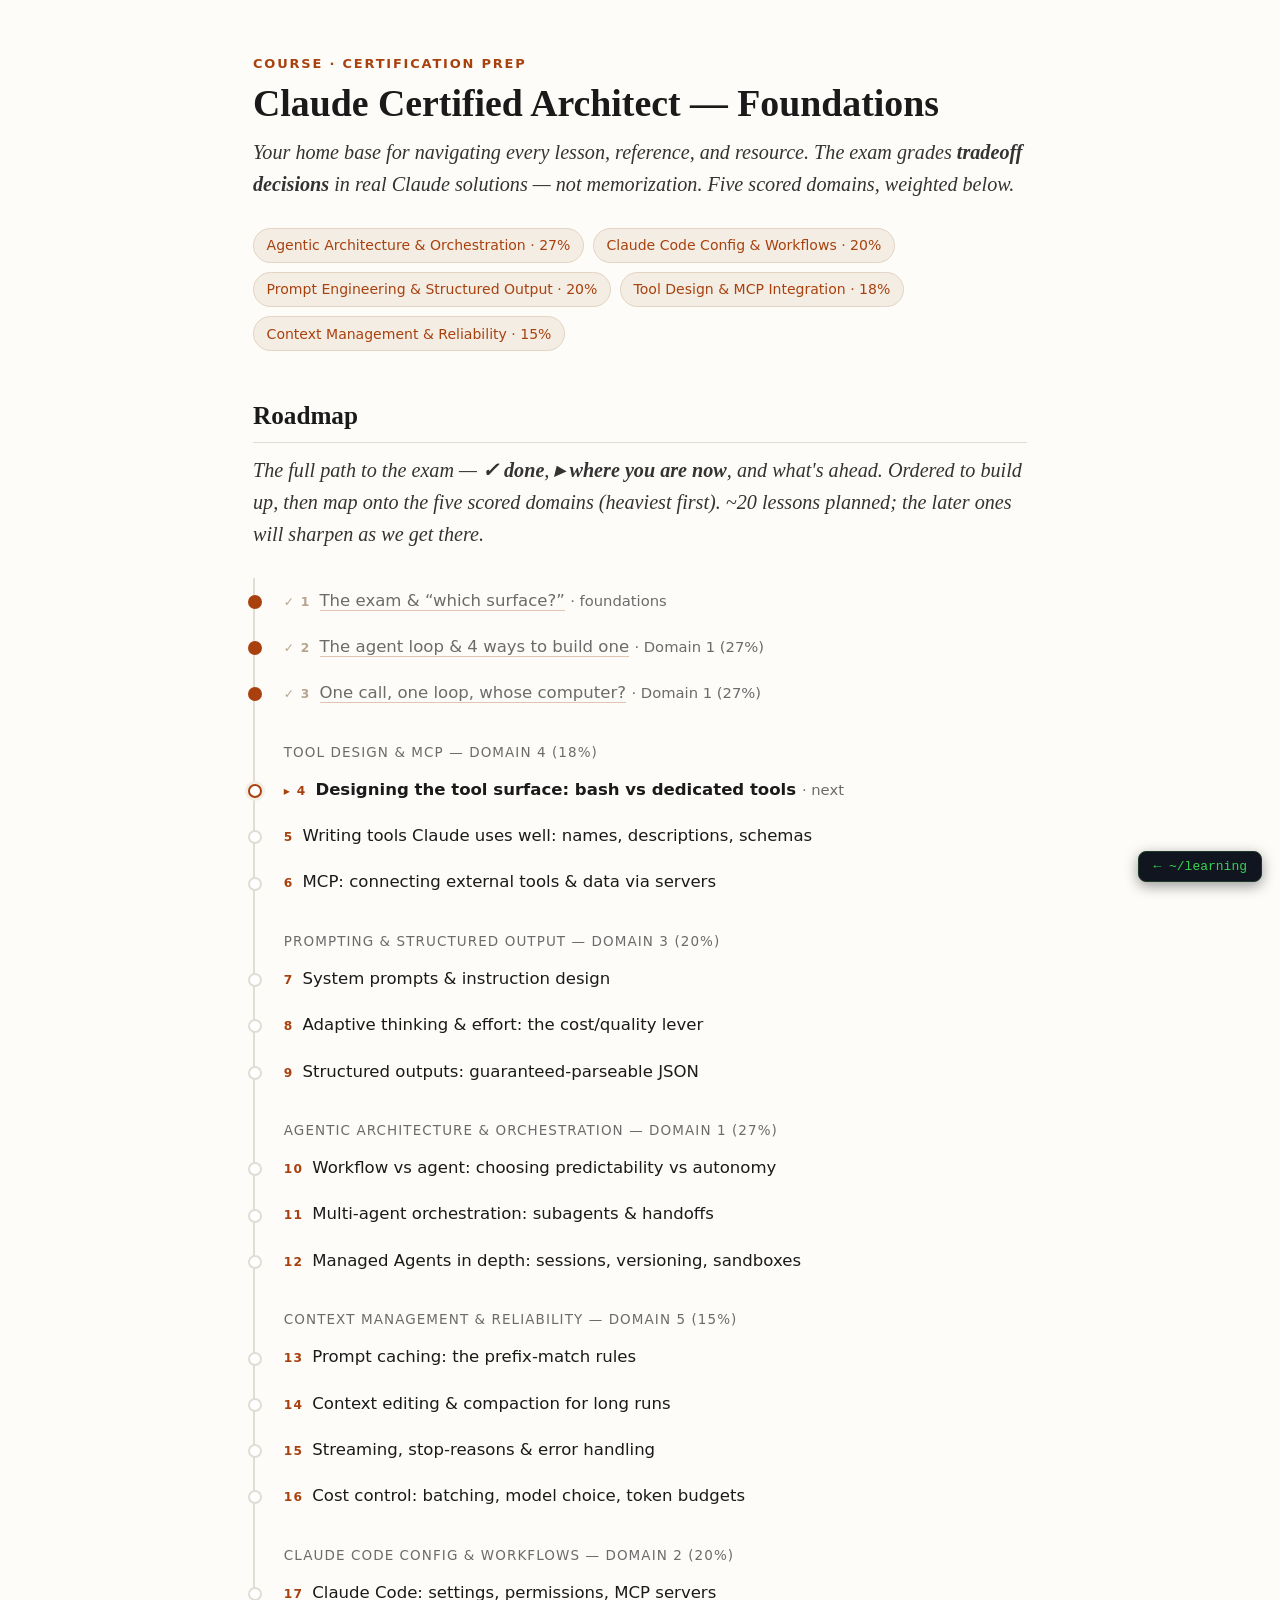
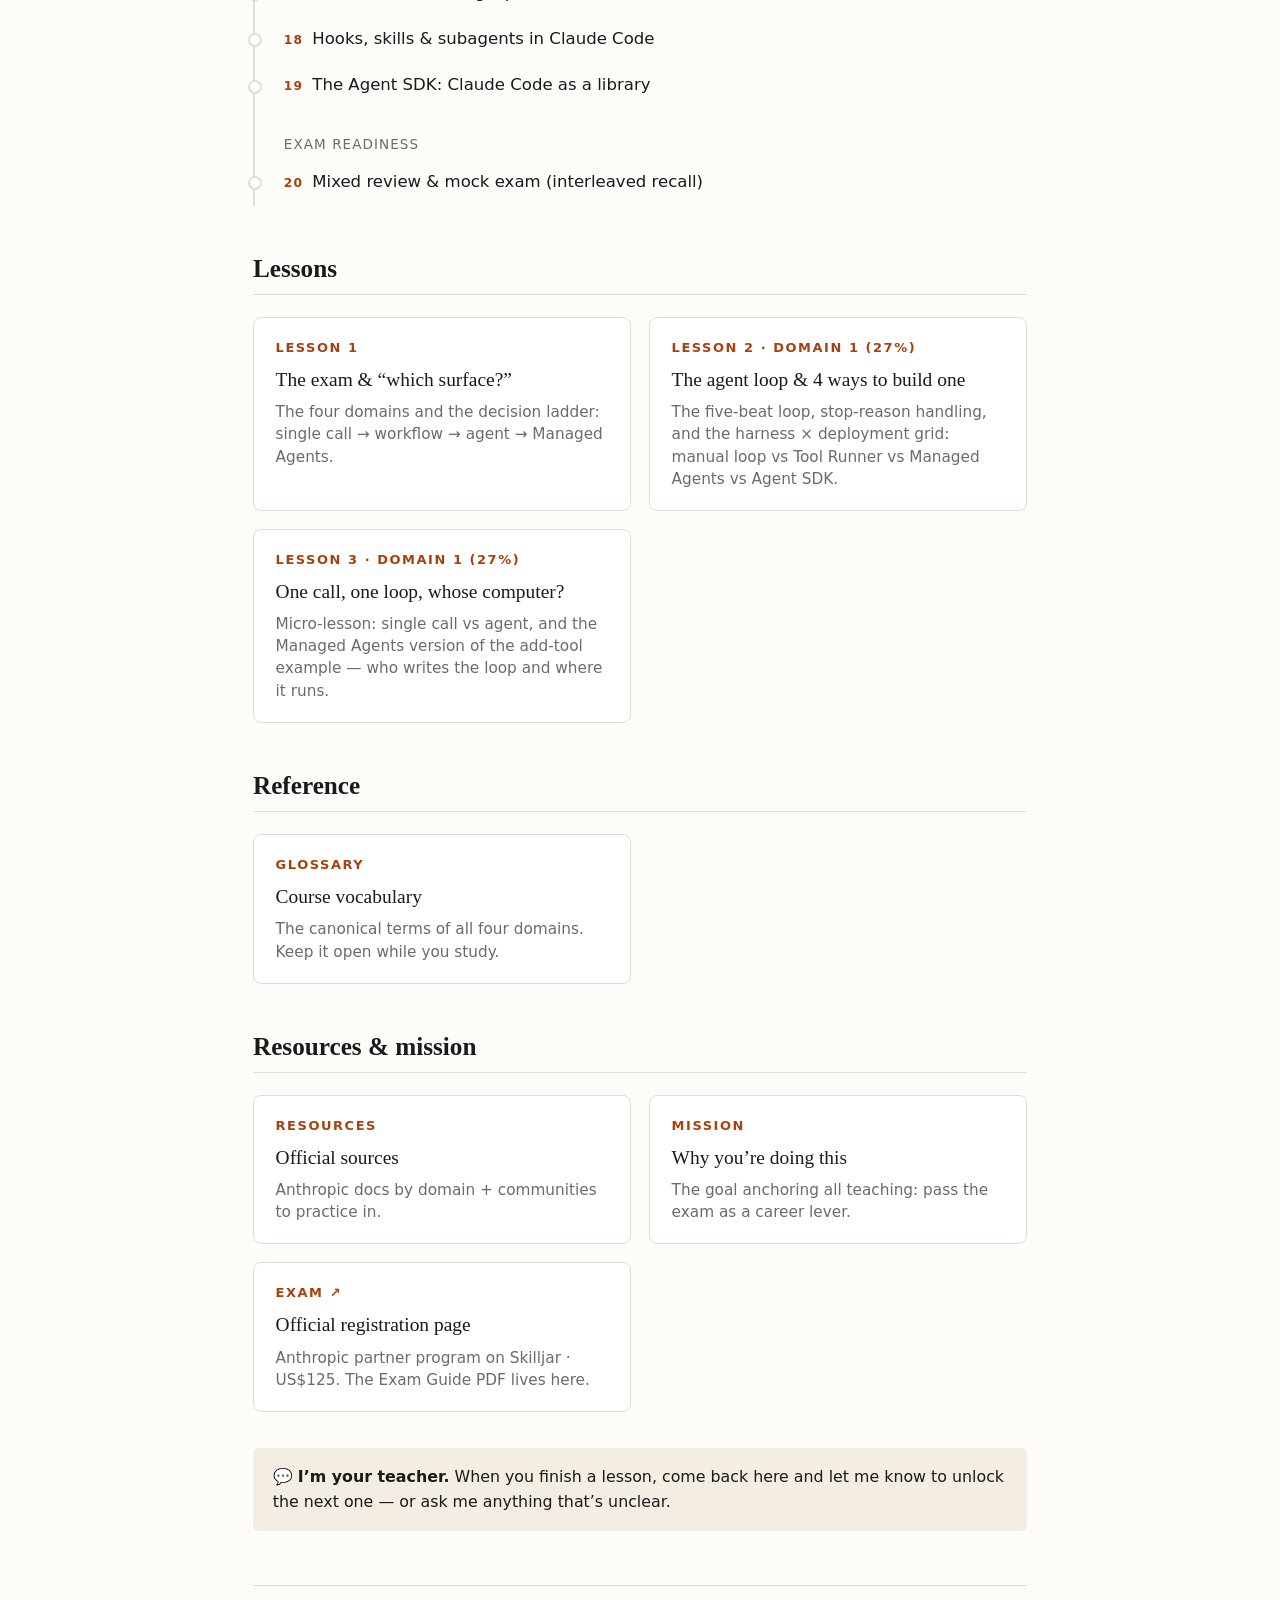
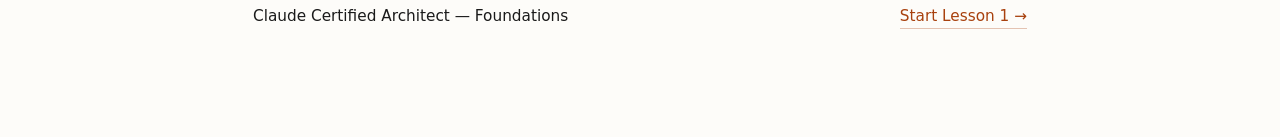
<file: index.html>
<!DOCTYPE html>
<html lang="en">
<head>
<meta charset="utf-8">
<meta name="viewport" content="width=device-width, initial-scale=1">
<title>Claude Certified Architect — Course</title>
<link rel="stylesheet" href="assets/course.css">
<style>
/* Index-specific only; the rest comes from course.css */
.hero { margin-bottom: 2.5rem; }
.cards { display: grid; gap: 1rem; grid-template-columns: repeat(auto-fill, minmax(15rem, 1fr)); margin: 1.2rem 0 2rem; }
.card { display: block; border: 1px solid var(--rule); border-radius: 8px; padding: 1.1rem 1.2rem;
  background: #fff; text-decoration: none; border-bottom: 1px solid var(--rule); transition: transform .12s, box-shadow .12s; }
.card:hover { transform: translateY(-2px); box-shadow: 0 4px 14px rgba(0,0,0,.07); border-bottom: 1px solid var(--rule); }
.card .num { font-family: -apple-system, system-ui, sans-serif; font-size: .72rem; letter-spacing: .12em; text-transform: uppercase; color: var(--accent); font-weight: 700; }
.card .t { font-size: 1.08rem; margin: .3rem 0 .35rem; color: var(--ink); }
.card .d { font-family: -apple-system, system-ui, sans-serif; font-size: .85rem; color: var(--muted); line-height: 1.45; }
.domains { display: flex; flex-wrap: wrap; gap: .5rem; margin: 1rem 0 0; }
.chip { font-family: -apple-system, system-ui, sans-serif; font-size: .78rem; background: var(--accent-soft); border: 1px solid #e3d3c2; color: var(--accent); padding: .3rem .7rem; border-radius: 999px; }
/* Roadmap */
.roadmap { list-style: none; padding: 0; margin: 1rem 0 2rem; border-left: 2px solid var(--rule); }
.roadmap li { position: relative; padding: .55rem 0 .55rem 1.6rem; font-family: -apple-system, system-ui, sans-serif; font-size: .92rem; color: var(--ink); }
.roadmap li::before { content: ""; position: absolute; left: -7px; top: .95rem; width: 10px; height: 10px; border-radius: 50%; background: #fff; border: 2px solid var(--rule); }
.roadmap li.done { color: var(--muted); }
.roadmap li.done::before { background: var(--accent); border-color: var(--accent); }
.roadmap li.done a { color: var(--muted); }
.roadmap li.now { font-weight: 700; }
.roadmap li.now::before { background: #fff; border-color: var(--accent); box-shadow: 0 0 0 3px var(--accent-soft); }
.roadmap .lbl { font-size: .68rem; letter-spacing: .1em; text-transform: uppercase; color: var(--accent); font-weight: 700; margin-right: .5rem; }
.roadmap li.done .lbl { color: #b6a48f; }
.roadmap .dom { color: var(--muted); font-weight: 400; font-size: .82rem; }
.phase { font-family: -apple-system, system-ui, sans-serif; font-size: .75rem; letter-spacing: .08em; text-transform: uppercase; color: var(--muted); margin: 1.4rem 0 .2rem 1.6rem; }
</style>
</head>
<body>
<div class="hero">
  <p class="eyebrow">Course · Certification prep</p>
  <h1>Claude Certified Architect — Foundations</h1>
  <p class="lede">Your home base for navigating every lesson, reference, and resource. The exam grades <strong>tradeoff decisions</strong> in real Claude solutions — not memorization. Five scored domains, weighted below.</p>
  <div class="domains">
    <span class="chip">Agentic Architecture &amp; Orchestration · 27%</span>
    <span class="chip">Claude Code Config &amp; Workflows · 20%</span>
    <span class="chip">Prompt Engineering &amp; Structured Output · 20%</span>
    <span class="chip">Tool Design &amp; MCP Integration · 18%</span>
    <span class="chip">Context Management &amp; Reliability · 15%</span>
  </div>
</div>

<h2>Roadmap</h2>
<p class="lede">The full path to the exam — <strong>✓ done</strong>, <strong>▸ where you are now</strong>, and what's ahead. Ordered to build up, then map onto the five scored domains (heaviest first). ~20 lessons planned; the later ones will sharpen as we get there.</p>
<ol class="roadmap">
  <li class="done"><span class="lbl">✓ 1</span><a href="lessons/0001-the-exam-and-the-four-domains.html">The exam & “which surface?”</a> <span class="dom">· foundations</span></li>
  <li class="done"><span class="lbl">✓ 2</span><a href="lessons/0002-the-agent-loop-and-four-build-approaches.html">The agent loop & 4 ways to build one</a> <span class="dom">· Domain 1 (27%)</span></li>
  <li class="done"><span class="lbl">✓ 3</span><a href="lessons/0003-single-call-to-managed-agents.html">One call, one loop, whose computer?</a> <span class="dom">· Domain 1 (27%)</span></li>

  <p class="phase">Tool design & MCP — Domain 4 (18%)</p>
  <li class="now"><span class="lbl">▸ 4</span>Designing the tool surface: bash vs dedicated tools <span class="dom">· next</span></li>
  <li><span class="lbl">5</span>Writing tools Claude uses well: names, descriptions, schemas</li>
  <li><span class="lbl">6</span>MCP: connecting external tools & data via servers</li>

  <p class="phase">Prompting & structured output — Domain 3 (20%)</p>
  <li><span class="lbl">7</span>System prompts & instruction design</li>
  <li><span class="lbl">8</span>Adaptive thinking & effort: the cost/quality lever</li>
  <li><span class="lbl">9</span>Structured outputs: guaranteed-parseable JSON</li>

  <p class="phase">Agentic architecture & orchestration — Domain 1 (27%)</p>
  <li><span class="lbl">10</span>Workflow vs agent: choosing predictability vs autonomy</li>
  <li><span class="lbl">11</span>Multi-agent orchestration: subagents & handoffs</li>
  <li><span class="lbl">12</span>Managed Agents in depth: sessions, versioning, sandboxes</li>

  <p class="phase">Context management & reliability — Domain 5 (15%)</p>
  <li><span class="lbl">13</span>Prompt caching: the prefix-match rules</li>
  <li><span class="lbl">14</span>Context editing & compaction for long runs</li>
  <li><span class="lbl">15</span>Streaming, stop-reasons & error handling</li>
  <li><span class="lbl">16</span>Cost control: batching, model choice, token budgets</li>

  <p class="phase">Claude Code config & workflows — Domain 2 (20%)</p>
  <li><span class="lbl">17</span>Claude Code: settings, permissions, MCP servers</li>
  <li><span class="lbl">18</span>Hooks, skills & subagents in Claude Code</li>
  <li><span class="lbl">19</span>The Agent SDK: Claude Code as a library</li>

  <p class="phase">Exam readiness</p>
  <li><span class="lbl">20</span>Mixed review & mock exam (interleaved recall)</li>
</ol>

<h2>Lessons</h2>
<div class="cards">
  <a class="card" href="lessons/0001-the-exam-and-the-four-domains.html">
    <div class="num">Lesson 1</div>
    <div class="t">The exam & “which surface?”</div>
    <div class="d">The four domains and the decision ladder: single call → workflow → agent → Managed Agents.</div>
  </a>
  <a class="card" href="lessons/0002-the-agent-loop-and-four-build-approaches.html">
    <div class="num">Lesson 2 · Domain 1 (27%)</div>
    <div class="t">The agent loop & 4 ways to build one</div>
    <div class="d">The five-beat loop, stop-reason handling, and the harness × deployment grid: manual loop vs Tool Runner vs Managed Agents vs Agent SDK.</div>
  </a>
  <a class="card" href="lessons/0003-single-call-to-managed-agents.html">
    <div class="num">Lesson 3 · Domain 1 (27%)</div>
    <div class="t">One call, one loop, whose computer?</div>
    <div class="d">Micro-lesson: single call vs agent, and the Managed Agents version of the add-tool example — who writes the loop and where it runs.</div>
  </a>
  <!-- New lessons get added here as we create them -->
</div>

<h2>Reference</h2>
<div class="cards">
  <a class="card" href="reference/glossary.html">
    <div class="num">Glossary</div>
    <div class="t">Course vocabulary</div>
    <div class="d">The canonical terms of all four domains. Keep it open while you study.</div>
  </a>
</div>

<h2>Resources & mission</h2>
<div class="cards">
  <a class="card" href="RESOURCES.md">
    <div class="num">Resources</div>
    <div class="t">Official sources</div>
    <div class="d">Anthropic docs by domain + communities to practice in.</div>
  </a>
  <a class="card" href="MISSION.md">
    <div class="num">Mission</div>
    <div class="t">Why you’re doing this</div>
    <div class="d">The goal anchoring all teaching: pass the exam as a career lever.</div>
  </a>
  <a class="card" href="https://anthropic-partners.skilljar.com/claude-certified-architect-foundations-certification">
    <div class="num">Exam ↗</div>
    <div class="t">Official registration page</div>
    <div class="d">Anthropic partner program on Skilljar · US$125. The Exam Guide PDF lives here.</div>
  </a>
</div>

<div class="ask">💬 <strong>I’m your teacher.</strong> When you finish a lesson, come back here and let me know to unlock the next one — or ask me anything that’s unclear.</div>

<div class="nav"><span>Claude Certified Architect — Foundations</span><a href="lessons/0001-the-exam-and-the-four-domains.html">Start Lesson 1 →</a></div>
<a href="https://rafaelmaldonado.github.io/learning/" title="Volver al hub de aprendizaje" style="position:fixed;bottom:18px;right:18px;z-index:9999;background:#11151f;color:#39d353;border:1px solid #1c3a26;border-radius:8px;padding:8px 14px;font:13px/1 ui-monospace,Consolas,monospace;text-decoration:none;box-shadow:0 4px 14px rgba(0,0,0,.4)">&larr; ~/learning</a>
</body>
</html>
</file>
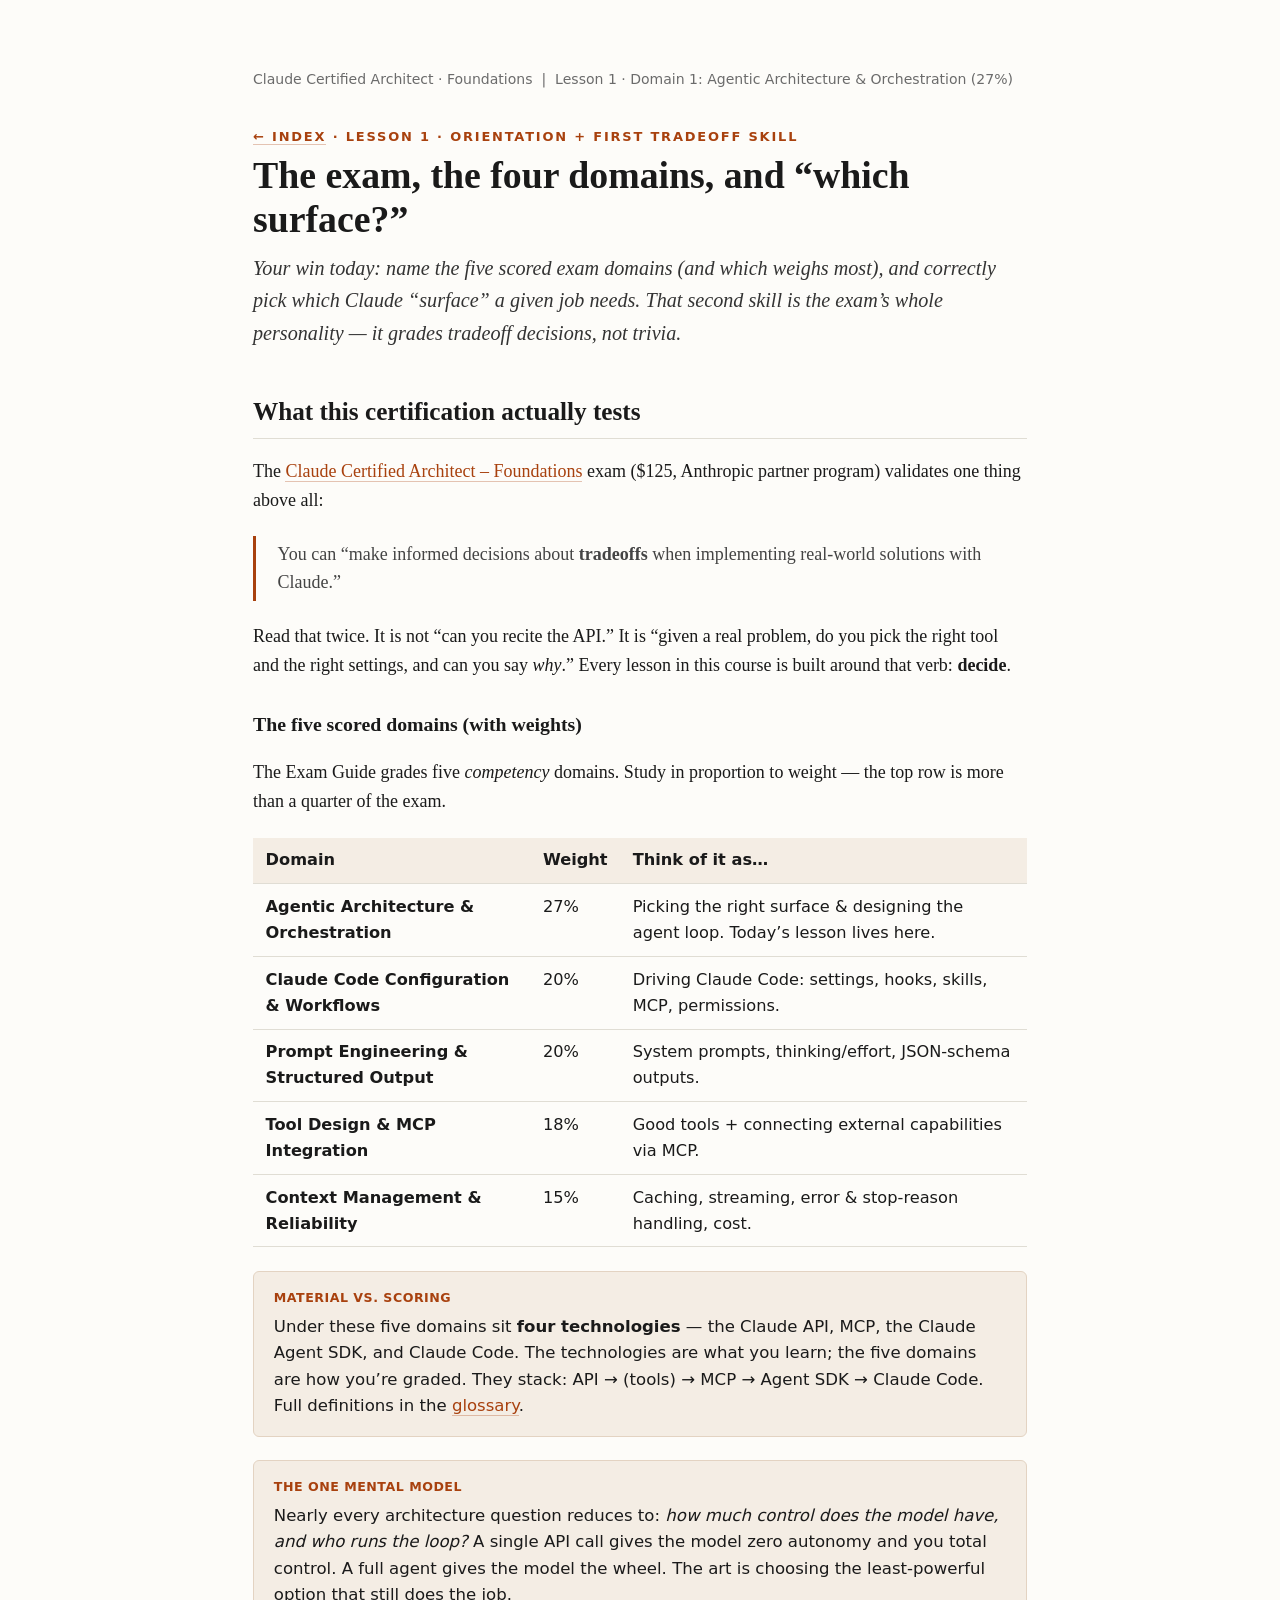
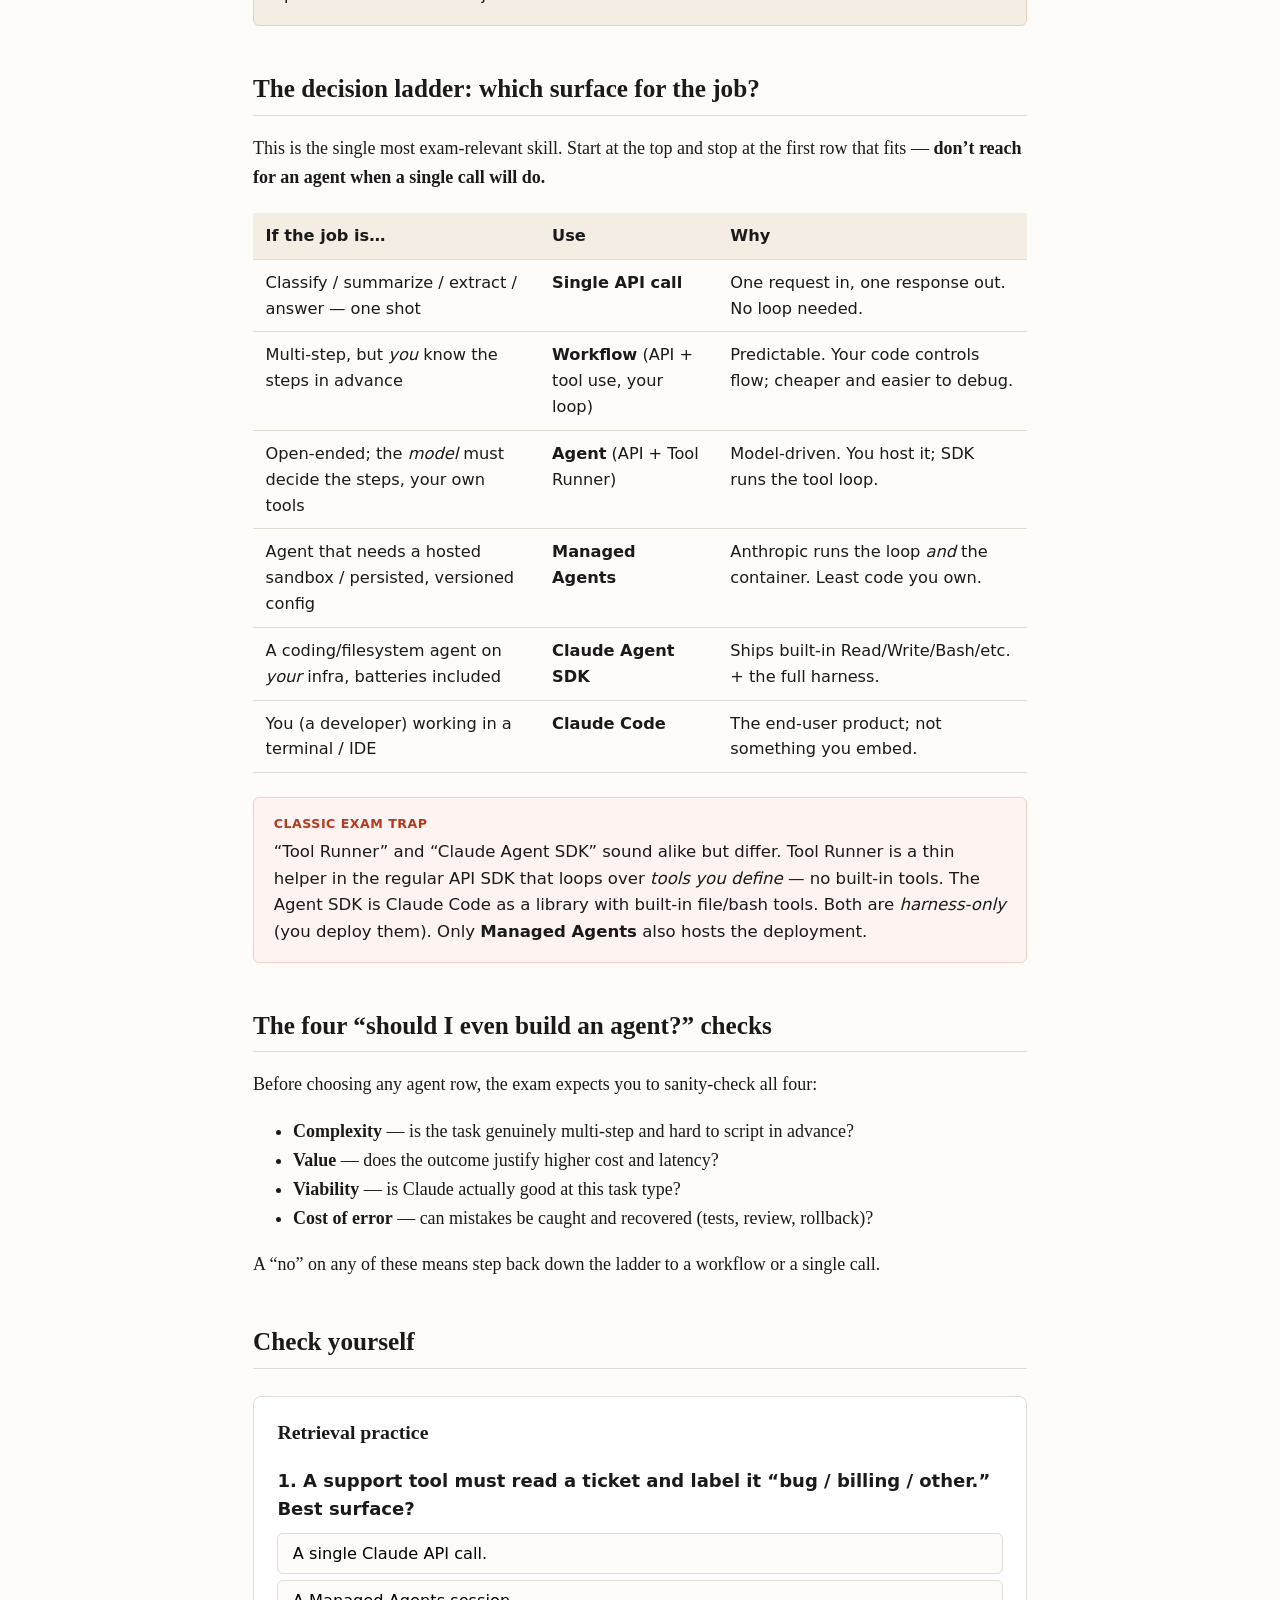
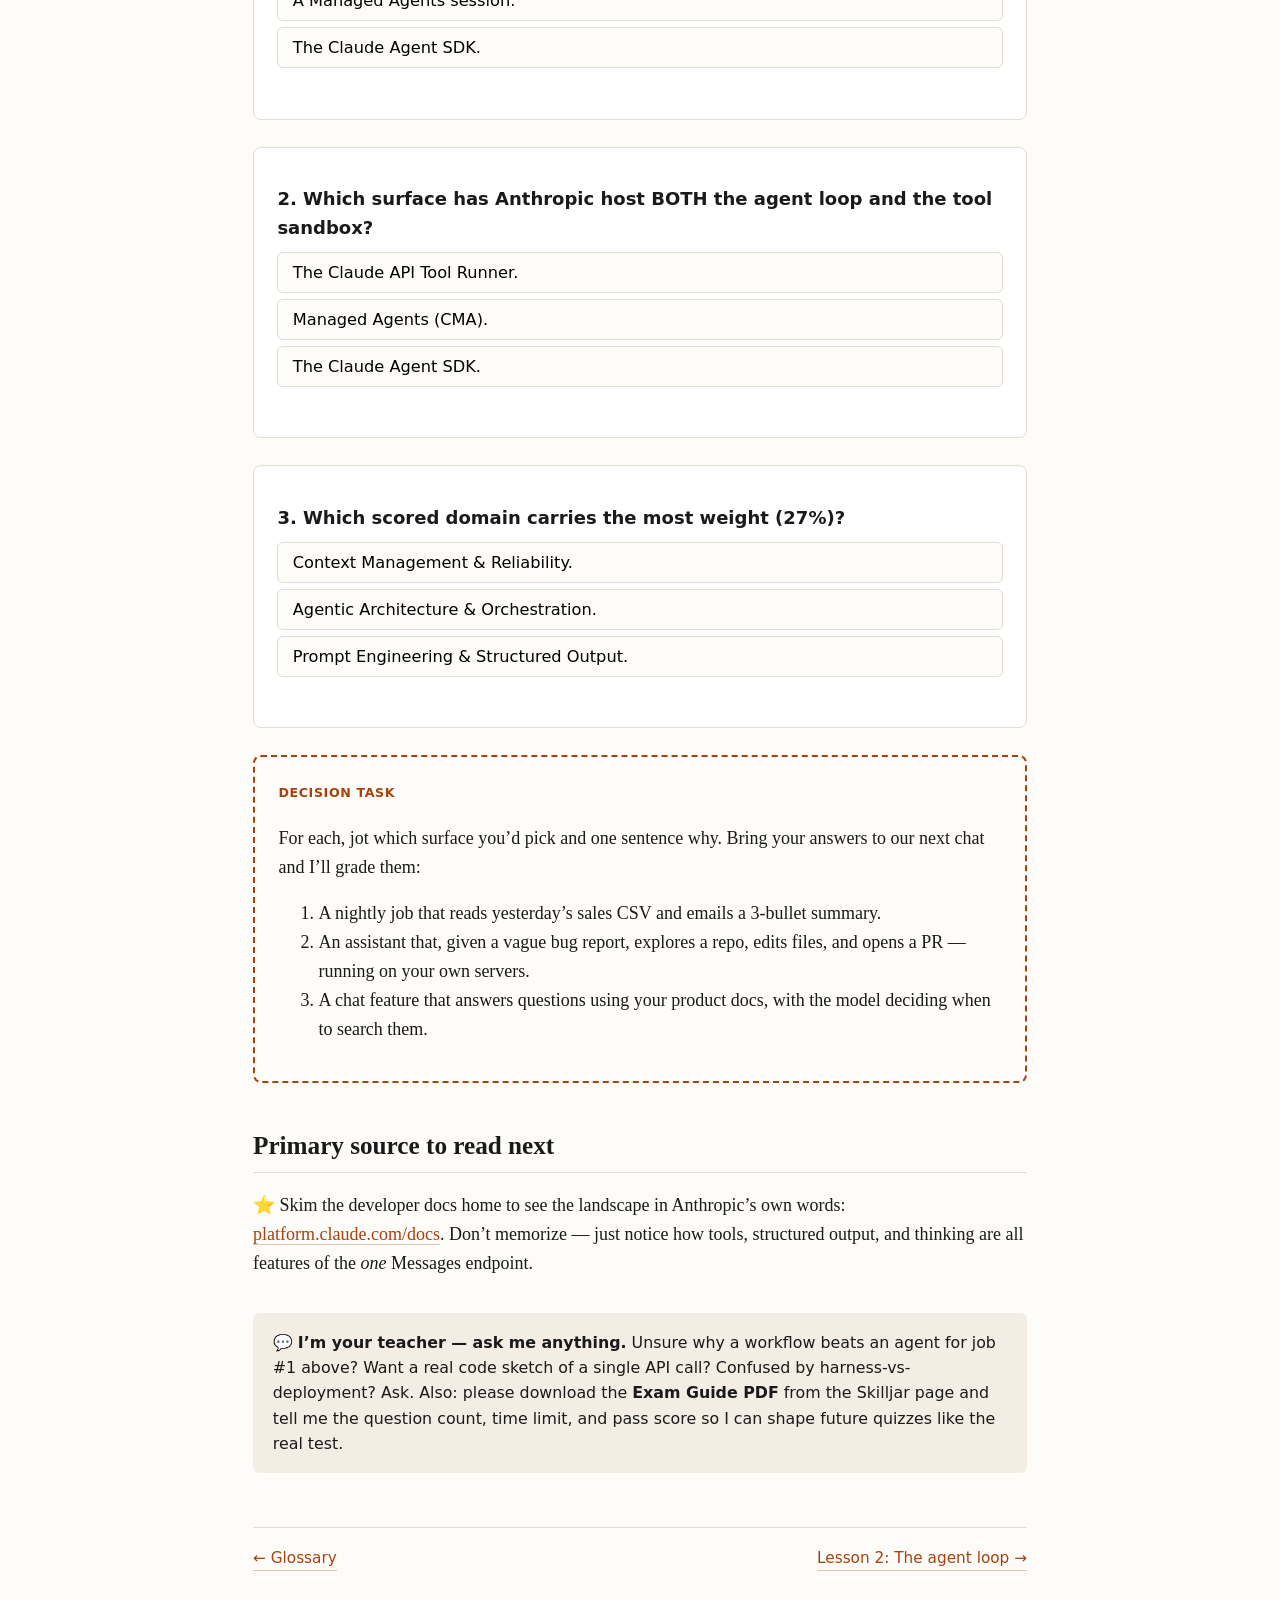
<file: lessons/0001-the-exam-and-the-four-domains.html>
<!DOCTYPE html>
<html lang="en">

<head>
    <meta charset="utf-8">
    <meta name="viewport" content="width=device-width, initial-scale=1">
    <title>Lesson 1 — The exam & choosing the right surface</title>
    <link rel="stylesheet" href="../assets/course.css">
</head>

<body>
    <p class="progress">Claude Certified Architect · Foundations &nbsp;|&nbsp; Lesson 1 · Domain 1: Agentic Architecture
        & Orchestration (27%)</p>
    <p class="eyebrow"><a href="../index.html">← Index</a> · Lesson 1 · Orientation + first tradeoff skill</p>
    <h1>The exam, the four domains, and “which surface?”</h1>
    <p class="lede">Your win today: name the five scored exam domains (and which weighs most), and correctly pick which
        Claude “surface” a given job needs. That second skill is the exam’s whole personality — it grades tradeoff
        decisions, not trivia.</p>

    <h2>What this certification actually tests</h2>
    <p>The <a href="https://anthropic-partners.skilljar.com/claude-certified-architect-foundations-certification">Claude
            Certified Architect – Foundations</a> exam ($125, Anthropic partner program) validates one thing above all:
    </p>
    <blockquote>You can “make informed decisions about <strong>tradeoffs</strong> when implementing real-world solutions
        with Claude.”</blockquote>
    <p>Read that twice. It is not “can you recite the API.” It is “given a real problem, do you pick the right tool and
        the right settings, and can you say <em>why</em>.” Every lesson in this course is built around that verb:
        <strong>decide</strong>.
    </p>

    <h3>The five scored domains (with weights)</h3>
    <p>The Exam Guide grades five <em>competency</em> domains. Study in proportion to weight — the top row is more than
        a quarter of the exam.</p>
    <table>
        <tr>
            <th>Domain</th>
            <th>Weight</th>
            <th>Think of it as…</th>
        </tr>
        <tr>
            <td><strong>Agentic Architecture &amp; Orchestration</strong></td>
            <td>27%</td>
            <td>Picking the right surface &amp; designing the agent loop. Today’s lesson lives here.</td>
        </tr>
        <tr>
            <td><strong>Claude Code Configuration &amp; Workflows</strong></td>
            <td>20%</td>
            <td>Driving Claude Code: settings, hooks, skills, MCP, permissions.</td>
        </tr>
        <tr>
            <td><strong>Prompt Engineering &amp; Structured Output</strong></td>
            <td>20%</td>
            <td>System prompts, thinking/effort, JSON-schema outputs.</td>
        </tr>
        <tr>
            <td><strong>Tool Design &amp; MCP Integration</strong></td>
            <td>18%</td>
            <td>Good tools + connecting external capabilities via MCP.</td>
        </tr>
        <tr>
            <td><strong>Context Management &amp; Reliability</strong></td>
            <td>15%</td>
            <td>Caching, streaming, error &amp; stop-reason handling, cost.</td>
        </tr>
    </table>
    <div class="callout key"><span class="tag">Material vs. scoring</span>
        Under these five domains sit <strong>four technologies</strong> — the Claude API, MCP, the Claude Agent SDK, and
        Claude Code. The technologies are what you learn; the five domains are how you’re graded. They stack: API →
        (tools) → MCP → Agent SDK → Claude Code. Full definitions in the <a
            href="../reference/glossary.html">glossary</a>.</div>

    <div class="callout key"><span class="tag">The one mental model</span>
        Nearly every architecture question reduces to: <em>how much control does the model have, and who runs the
            loop?</em> A single API call gives the model zero autonomy and you total control. A full agent gives the
        model the wheel. The art is choosing the least-powerful option that still does the job.</div>

    <h2>The decision ladder: which surface for the job?</h2>
    <p>This is the single most exam-relevant skill. Start at the top and stop at the first row that fits — <strong>don’t
            reach for an agent when a single call will do.</strong></p>
    <table>
        <tr>
            <th>If the job is…</th>
            <th>Use</th>
            <th>Why</th>
        </tr>
        <tr>
            <td>Classify / summarize / extract / answer — one shot</td>
            <td><strong>Single API call</strong></td>
            <td>One request in, one response out. No loop needed.</td>
        </tr>
        <tr>
            <td>Multi-step, but <em>you</em> know the steps in advance</td>
            <td><strong>Workflow</strong> (API + tool use, your loop)</td>
            <td>Predictable. Your code controls flow; cheaper and easier to debug.</td>
        </tr>
        <tr>
            <td>Open-ended; the <em>model</em> must decide the steps, your own tools</td>
            <td><strong>Agent</strong> (API + Tool Runner)</td>
            <td>Model-driven. You host it; SDK runs the tool loop.</td>
        </tr>
        <tr>
            <td>Agent that needs a hosted sandbox / persisted, versioned config</td>
            <td><strong>Managed Agents</strong></td>
            <td>Anthropic runs the loop <em>and</em> the container. Least code you own.</td>
        </tr>
        <tr>
            <td>A coding/filesystem agent on <em>your</em> infra, batteries included</td>
            <td><strong>Claude Agent SDK</strong></td>
            <td>Ships built-in Read/Write/Bash/etc. + the full harness.</td>
        </tr>
        <tr>
            <td>You (a developer) working in a terminal / IDE</td>
            <td><strong>Claude Code</strong></td>
            <td>The end-user product; not something you embed.</td>
        </tr>
    </table>

    <div class="callout trap"><span class="tag">Classic exam trap</span>
        “Tool Runner” and “Claude Agent SDK” sound alike but differ. Tool Runner is a thin helper in the regular API SDK
        that loops over <em>tools you define</em> — no built-in tools. The Agent SDK is Claude Code as a library with
        built-in file/bash tools. Both are <em>harness-only</em> (you deploy them). Only <strong>Managed Agents</strong>
        also hosts the deployment.</div>

    <h2>The four “should I even build an agent?” checks</h2>
    <p>Before choosing any agent row, the exam expects you to sanity-check all four:</p>
    <ul>
        <li><strong>Complexity</strong> — is the task genuinely multi-step and hard to script in advance?</li>
        <li><strong>Value</strong> — does the outcome justify higher cost and latency?</li>
        <li><strong>Viability</strong> — is Claude actually good at this task type?</li>
        <li><strong>Cost of error</strong> — can mistakes be caught and recovered (tests, review, rollback)?</li>
    </ul>
    <p>A “no” on any of these means step back down the ladder to a workflow or a single call.</p>

    <h2>Check yourself</h2>
    <div class="quiz" data-answer="0"
        data-explain="One input, one classification, no steps to loop over → a single call. Reaching for an agent here is the exact over-engineering the exam penalizes.">
        <h3>Retrieval practice</h3>

        <div class="q">1. A support tool must read a ticket and label it “bug / billing / other.” Best surface?</div>
        <button class="opt">A single Claude API call.</button>
        <button class="opt">A Managed Agents session.</button>
        <button class="opt">The Claude Agent SDK.</button>
        <div class="feedback">
        </div>
    </div>
    <div class="quiz" data-answer="1"
        data-explain="Tool Runner and the Agent SDK are harness-only — you deploy them. Only Managed Agents supplies harness AND deployment.">
        <div class="q">2. Which surface has Anthropic host BOTH the agent loop and the tool sandbox?</div>
        <button class="opt">The Claude API Tool Runner.</button>
        <button class="opt">Managed Agents (CMA).</button>
        <button class="opt">The Claude Agent SDK.</button>
        <div class="feedback">
        </div>
    </div>
    <div class="quiz" data-answer="1"
        data-explain="At 27% it's the single biggest slice — and it's exactly the 'which surface / how to orchestrate' tradeoff skill. Budget your study time here first.">
        <div class="q">3. Which scored domain carries the most weight (27%)?</div>
        <button class="opt">Context Management & Reliability.</button>
        <button class="opt">Agentic Architecture & Orchestration.</button>
        <button class="opt">Prompt Engineering & Structured Output.</button>
        <div class="feedback">
        </div>
    </div>

    <div class="task"><span class="tag">Decision task</span>
        <p>For each, jot which surface you’d pick and one sentence why. Bring your answers to our next chat and I’ll
            grade them:</p>
        <ol>
            <li>A nightly job that reads yesterday’s sales CSV and emails a 3-bullet summary.</li>
            <li>An assistant that, given a vague bug report, explores a repo, edits files, and opens a PR — running
                on your own servers.</li>
            <li>A chat feature that answers questions using your product docs, with the model deciding when to
                search them.</li>
        </ol>
    </div>

    <h2>Primary source to read next</h2>
    <p>⭐ Skim the developer docs home to see the landscape in Anthropic’s own words: <a
            href="https://platform.claude.com/docs">platform.claude.com/docs</a>. Don’t memorize — just notice how
        tools, structured output, and thinking are all features of the <em>one</em> Messages endpoint.</p>

    <div class="ask">💬 <strong>I’m your teacher — ask me anything.</strong> Unsure why a workflow beats an agent
        for job #1 above? Want a real code sketch of a single API call? Confused by harness-vs-deployment? Ask.
        Also: please download the <strong>Exam Guide PDF</strong> from the Skilljar page and tell me the question
        count, time limit, and pass score so I can shape future quizzes like the real test.</div>

    <div class="nav"><a href="../reference/glossary.html">← Glossary</a><a
            href="0002-the-agent-loop-and-four-build-approaches.html">Lesson 2: The agent loop →</a></div>
    <script src="../assets/quiz.js"></script>
</body>

</html>
</file>
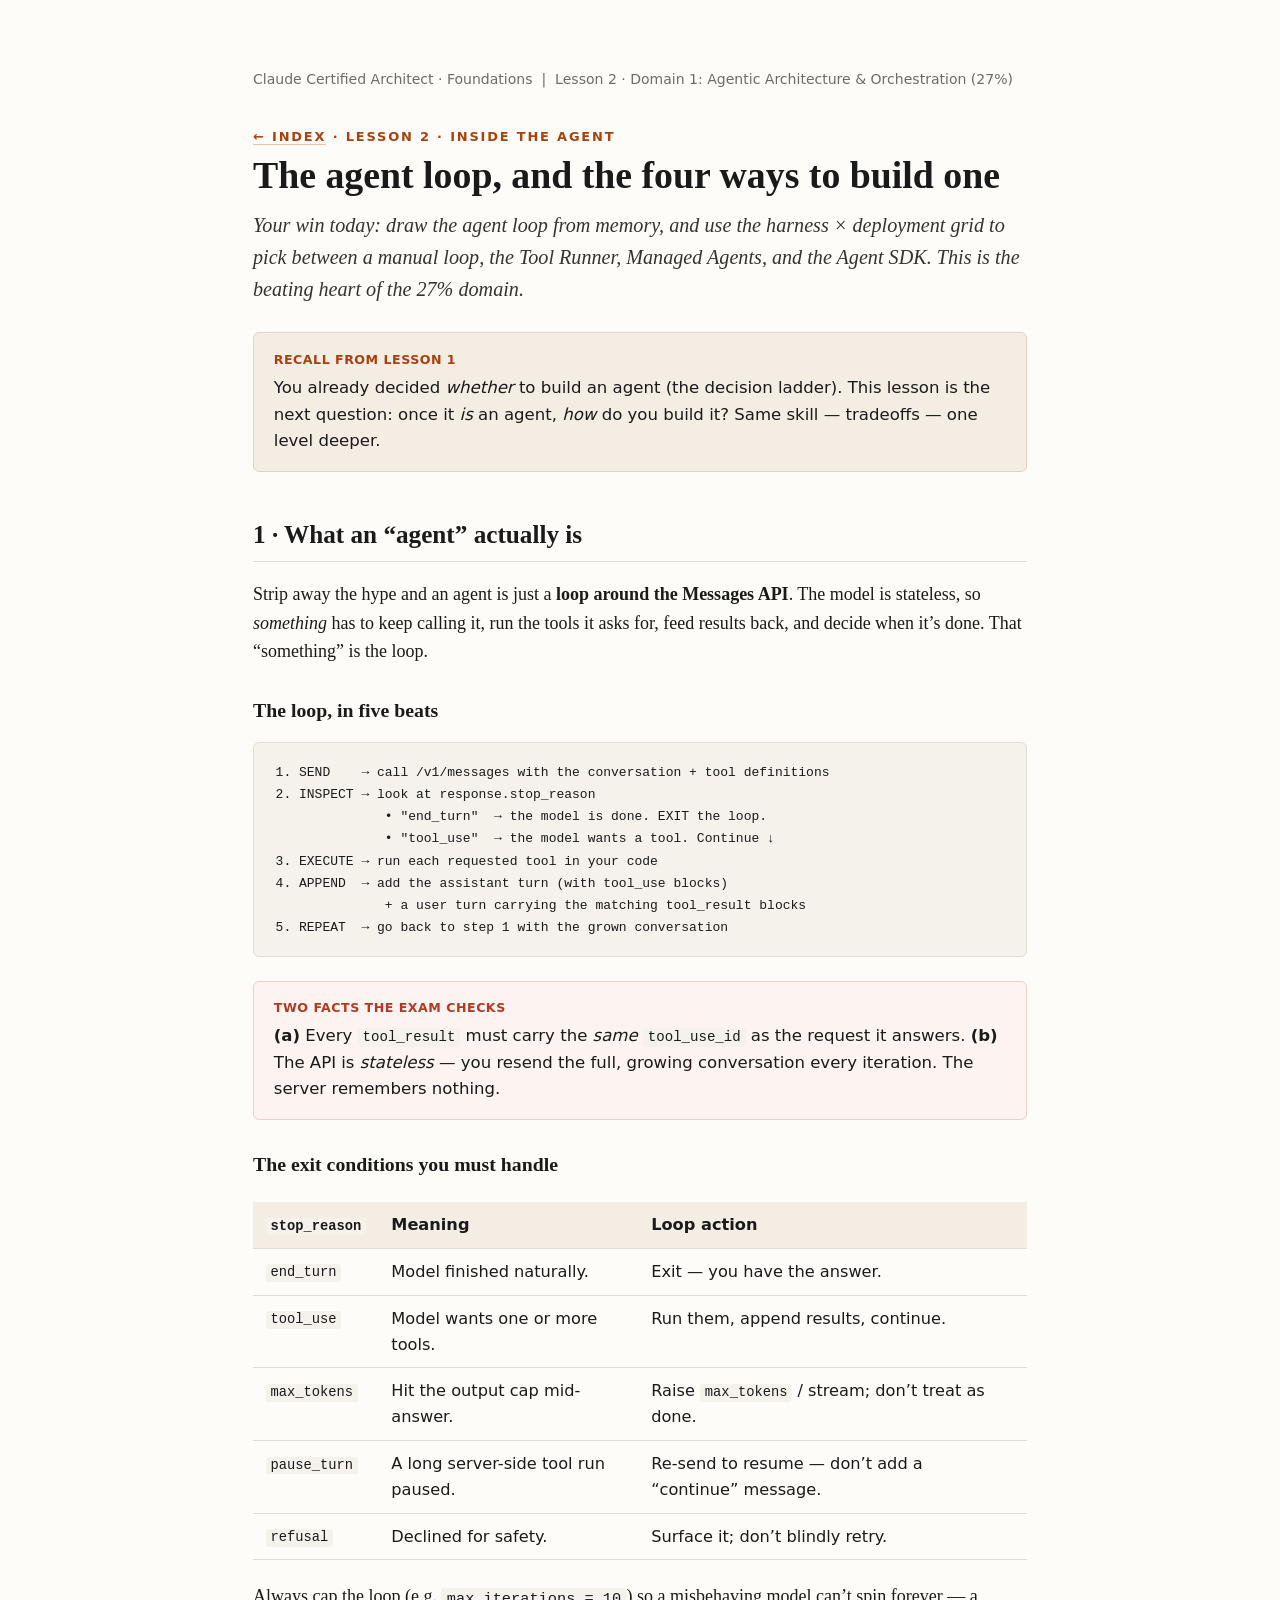
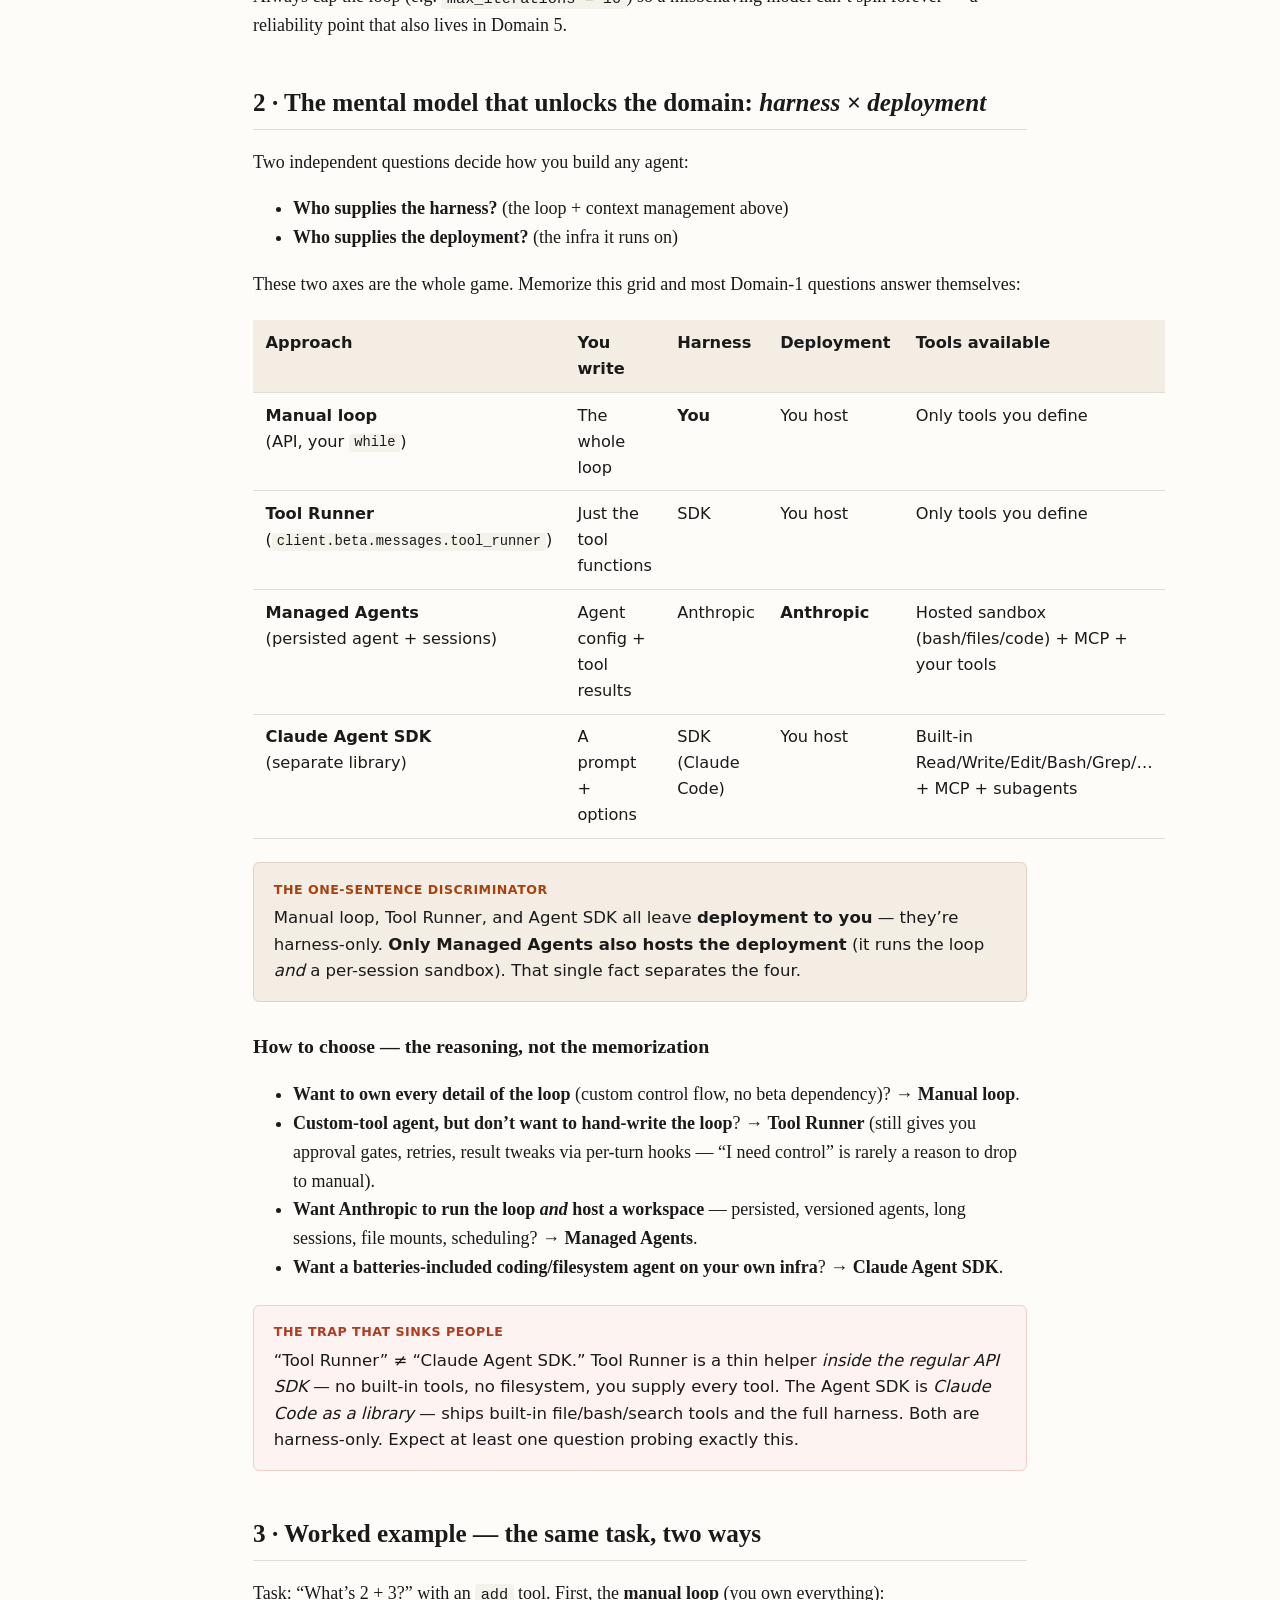
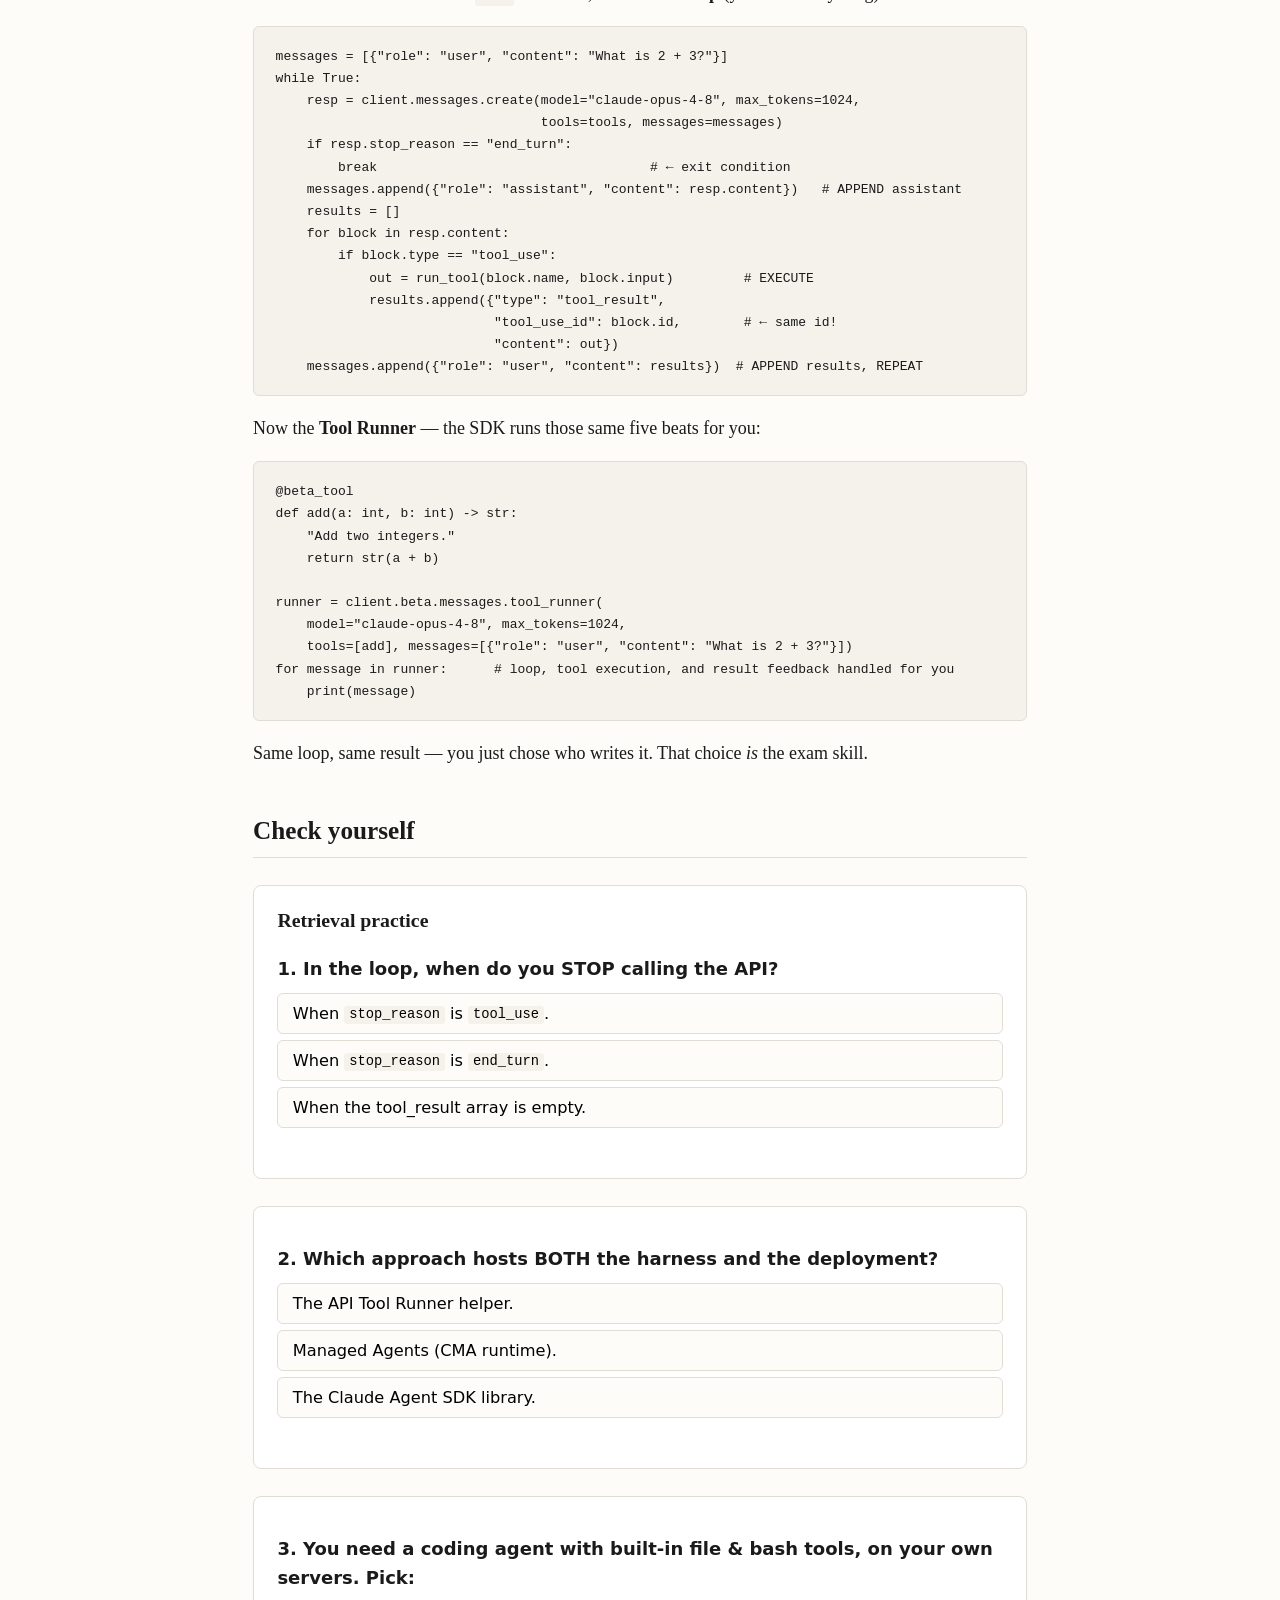
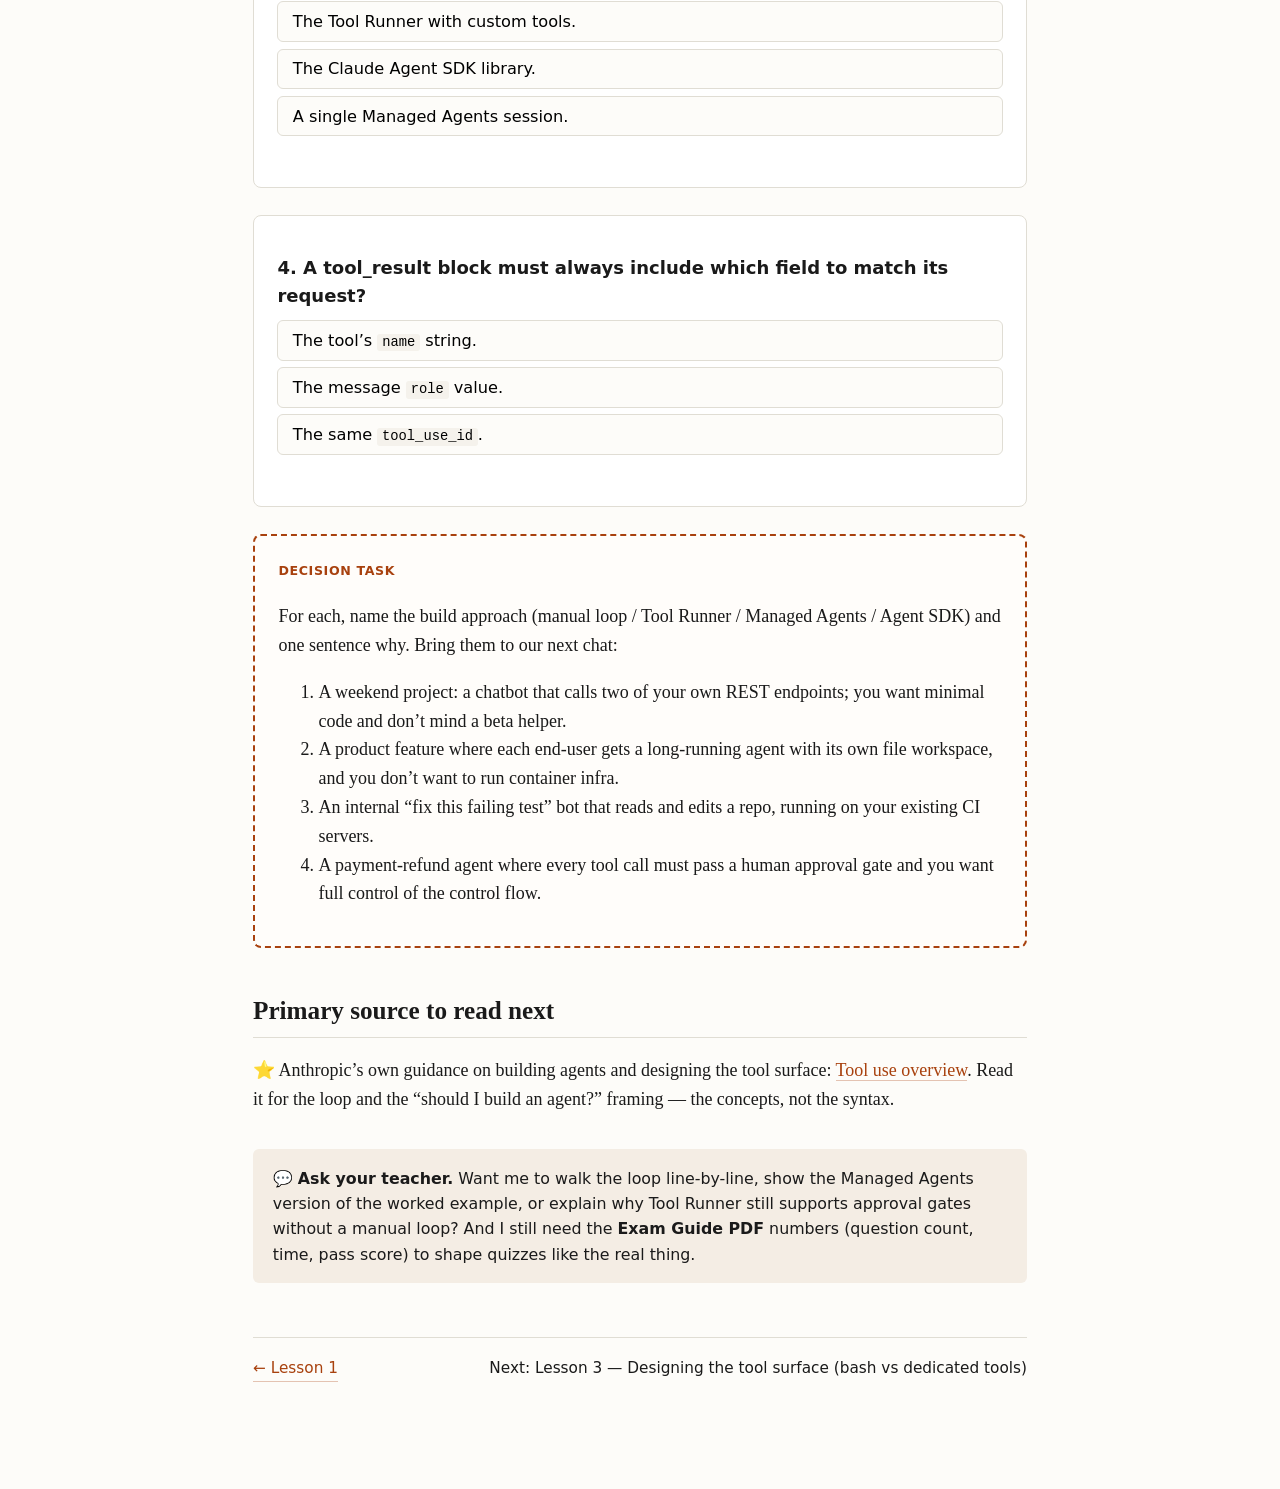
<file: lessons/0002-the-agent-loop-and-four-build-approaches.html>
<!DOCTYPE html>
<html lang="en">

<head>
    <meta charset="utf-8">
    <meta name="viewport" content="width=device-width, initial-scale=1">
    <title>Lesson 2 — The agent loop & four ways to build one</title>
    <link rel="stylesheet" href="../assets/course.css">
</head>

<body>
    <p class="progress">Claude Certified Architect · Foundations &nbsp;|&nbsp; Lesson 2 · Domain 1: Agentic Architecture
        & Orchestration (27%)</p>
    <p class="eyebrow"><a href="../index.html">← Index</a> · Lesson 2 · Inside the agent</p>
    <h1>The agent loop, and the four ways to build one</h1>
    <p class="lede">Your win today: draw the agent loop from memory, and use the <em>harness × deployment</em> grid to
        pick between a manual loop, the Tool Runner, Managed Agents, and the Agent SDK. This is the beating heart of the
        27% domain.</p>

    <div class="callout key"><span class="tag">Recall from Lesson 1</span>
        You already decided <em>whether</em> to build an agent (the decision ladder). This lesson is the next question:
        once it <em>is</em> an agent, <em>how</em> do you build it? Same skill — tradeoffs — one level deeper.</div>

    <h2>1 · What an “agent” actually is</h2>
    <p>Strip away the hype and an agent is just a <strong>loop around the Messages API</strong>. The model is stateless,
        so <em>something</em> has to keep calling it, run the tools it asks for, feed results back, and decide when it’s
        done. That “something” is the loop.</p>

    <h3>The loop, in five beats</h3>
    <pre><code>1. SEND    → call /v1/messages with the conversation + tool definitions
2. INSPECT → look at response.stop_reason
              • "end_turn"  → the model is done. EXIT the loop.
              • "tool_use"  → the model wants a tool. Continue ↓
3. EXECUTE → run each requested tool in your code
4. APPEND  → add the assistant turn (with tool_use blocks)
              + a user turn carrying the matching tool_result blocks
5. REPEAT  → go back to step 1 with the grown conversation</code></pre>

    <div class="callout trap"><span class="tag">Two facts the exam checks</span>
        <strong>(a)</strong> Every <code>tool_result</code> must carry the <em>same</em> <code>tool_use_id</code> as the
        request it answers. <strong>(b)</strong> The API is <em>stateless</em> — you resend the full, growing
        conversation every iteration. The server remembers nothing.
    </div>

    <h3>The exit conditions you must handle</h3>
    <table>
        <tr>
            <th><code>stop_reason</code></th>
            <th>Meaning</th>
            <th>Loop action</th>
        </tr>
        <tr>
            <td><code>end_turn</code></td>
            <td>Model finished naturally.</td>
            <td>Exit — you have the answer.</td>
        </tr>
        <tr>
            <td><code>tool_use</code></td>
            <td>Model wants one or more tools.</td>
            <td>Run them, append results, continue.</td>
        </tr>
        <tr>
            <td><code>max_tokens</code></td>
            <td>Hit the output cap mid-answer.</td>
            <td>Raise <code>max_tokens</code> / stream; don’t treat as done.</td>
        </tr>
        <tr>
            <td><code>pause_turn</code></td>
            <td>A long server-side tool run paused.</td>
            <td>Re-send to resume — don’t add a “continue” message.</td>
        </tr>
        <tr>
            <td><code>refusal</code></td>
            <td>Declined for safety.</td>
            <td>Surface it; don’t blindly retry.</td>
        </tr>
    </table>
    <p>Always cap the loop (e.g. <code>max_iterations = 10</code>) so a misbehaving model can’t spin forever — a
        reliability point that also lives in Domain 5.</p>

    <h2>2 · The mental model that unlocks the domain: <em>harness × deployment</em></h2>
    <p>Two independent questions decide how you build any agent:</p>
    <ul>
        <li><strong>Who supplies the harness?</strong> (the loop + context management above)</li>
        <li><strong>Who supplies the deployment?</strong> (the infra it runs on)</li>
    </ul>
    <p>These two axes are the whole game. Memorize this grid and most Domain-1 questions answer themselves:</p>
    <table>
        <tr>
            <th>Approach</th>
            <th>You write</th>
            <th>Harness</th>
            <th>Deployment</th>
            <th>Tools available</th>
        </tr>
        <tr>
            <td><strong>Manual loop</strong><br>(API, your <code>while</code>)</td>
            <td>The whole loop</td>
            <td><strong>You</strong></td>
            <td>You host</td>
            <td>Only tools you define</td>
        </tr>
        <tr>
            <td><strong>Tool Runner</strong><br>(<code>client.beta.messages.tool_runner</code>)</td>
            <td>Just the tool functions</td>
            <td>SDK</td>
            <td>You host</td>
            <td>Only tools you define</td>
        </tr>
        <tr>
            <td><strong>Managed Agents</strong><br>(persisted agent + sessions)</td>
            <td>Agent config + tool results</td>
            <td>Anthropic</td>
            <td><strong>Anthropic</strong></td>
            <td>Hosted sandbox (bash/files/code) + MCP + your tools</td>
        </tr>
        <tr>
            <td><strong>Claude Agent SDK</strong><br>(separate library)</td>
            <td>A prompt + options</td>
            <td>SDK (Claude Code)</td>
            <td>You host</td>
            <td>Built-in Read/Write/Edit/Bash/Grep/… + MCP + subagents</td>
        </tr>
    </table>

    <div class="callout key"><span class="tag">The one-sentence discriminator</span>
        Manual loop, Tool Runner, and Agent SDK all leave <strong>deployment to you</strong> — they’re harness-only.
        <strong>Only Managed Agents also hosts the deployment</strong> (it runs the loop <em>and</em> a per-session
        sandbox). That single fact separates the four.
    </div>

    <h3>How to choose — the reasoning, not the memorization</h3>
    <ul>
        <li><strong>Want to own every detail of the loop</strong> (custom control flow, no beta dependency)? →
            <strong>Manual loop</strong>.
        </li>
        <li><strong>Custom-tool agent, but don’t want to hand-write the loop</strong>? → <strong>Tool Runner</strong>
            (still gives you approval gates, retries, result tweaks via per-turn hooks — “I need control” is rarely a
            reason to drop to manual).</li>
        <li><strong>Want Anthropic to run the loop <em>and</em> host a workspace</strong> — persisted, versioned agents,
            long sessions, file mounts, scheduling? → <strong>Managed Agents</strong>.</li>
        <li><strong>Want a batteries-included coding/filesystem agent on your own infra</strong>? → <strong>Claude Agent
                SDK</strong>.</li>
    </ul>

    <div class="callout trap"><span class="tag">The trap that sinks people</span>
        “Tool Runner” ≠ “Claude Agent SDK.” Tool Runner is a thin helper <em>inside the regular API SDK</em> — no
        built-in tools, no filesystem, you supply every tool. The Agent SDK is <em>Claude Code as a library</em> — ships
        built-in file/bash/search tools and the full harness. Both are harness-only. Expect at least one question
        probing exactly this.</div>

    <h2>3 · Worked example — the same task, two ways</h2>
    <p>Task: “What’s 2 + 3?” with an <code>add</code> tool. First, the <strong>manual loop</strong> (you own
        everything):</p>
    <pre><code>messages = [{"role": "user", "content": "What is 2 + 3?"}]
while True:
    resp = client.messages.create(model="claude-opus-4-8", max_tokens=1024,
                                  tools=tools, messages=messages)
    if resp.stop_reason == "end_turn":
        break                                   # ← exit condition
    messages.append({"role": "assistant", "content": resp.content})   # APPEND assistant
    results = []
    for block in resp.content:
        if block.type == "tool_use":
            out = run_tool(block.name, block.input)         # EXECUTE
            results.append({"type": "tool_result",
                            "tool_use_id": block.id,        # ← same id!
                            "content": out})
    messages.append({"role": "user", "content": results})  # APPEND results, REPEAT</code></pre>
    <p>Now the <strong>Tool Runner</strong> — the SDK runs those same five beats for you:</p>
    <pre><code>@beta_tool
def add(a: int, b: int) -> str:
    "Add two integers."
    return str(a + b)

runner = client.beta.messages.tool_runner(
    model="claude-opus-4-8", max_tokens=1024,
    tools=[add], messages=[{"role": "user", "content": "What is 2 + 3?"}])
for message in runner:      # loop, tool execution, and result feedback handled for you
    print(message)</code></pre>
    <p>Same loop, same result — you just chose who writes it. That choice <em>is</em> the exam skill.</p>

    <h2>Check yourself</h2>
    <div class="quiz" data-answer="1"
        data-explain="tool_use means 'keep going — run my tool'. end_turn means the model is finished. Exit on end_turn.">
        <h3>Retrieval practice</h3>

        <div class="q">1. In the loop, when do you STOP calling the API?</div>
        <button class="opt">When <code>stop_reason</code> is <code>tool_use</code>.</button>
        <button class="opt">When <code>stop_reason</code> is <code>end_turn</code>.</button>
        <button class="opt">When the tool_result array is empty.</button>
        <div class="feedback"></div>
    </div>
    </div>
    <div class="quiz" data-answer="1" data-explain="Manual loop, Tool Runner, and Agent SDK are harness-only — you deploy them. Only Managed Agents supplies harness AND deployment.">
        <div class="q">2. Which approach hosts BOTH the harness and the deployment?</div>
        <button class="opt">The API Tool Runner helper.</button>
        <button class="opt">Managed Agents (CMA runtime).</button>
        <button class="opt">The Claude Agent SDK library.</button>
        <div class="feedback">
        </div>
    </div>
    <div class="quiz" data-answer="1" data-explain="Built-in Read/Write/Bash/Grep + full harness, self-hosted = the Agent SDK. Tool Runner has no built-in tools; Managed Agents would host the deployment for you (not 'your own servers').">
        <div class="q">3. You need a coding agent with built-in file & bash tools, on your own servers. Pick:</div>
        <button class="opt">The Tool Runner with custom tools.</button>
        <button class="opt">The Claude Agent SDK library.</button>
        <button class="opt">A single Managed Agents session.</button>
        <div class="feedback">
        </div>
    </div>
    <div class="quiz" data-answer="2" data-explain="Each tool_result is paired to its tool_use by tool_use_id. Mismatch or omission → the API rejects the turn.">
        <div class="q">4. A tool_result block must always include which field to match its request?</div>
        <button class="opt">The tool’s <code>name</code> string.</button>
        <button class="opt">The message <code>role</code> value.</button>
        <button class="opt">The same <code>tool_use_id</code>.</button>
        <div class="feedback">
        </div>
    </div>

    <div class="task"><span class="tag">Decision task</span>
        <p>For each, name the build approach (manual loop / Tool Runner / Managed Agents / Agent SDK) and one sentence
            why. Bring them to our next chat:</p>
        <ol>
            <li>A weekend project: a chatbot that calls two of your own REST endpoints; you want minimal code and don’t
                mind a beta helper.</li>
            <li>A product feature where each end-user gets a long-running agent with its own file workspace, and you
                don’t want to run container infra.</li>
            <li>An internal “fix this failing test” bot that reads and edits a repo, running on your existing CI
                servers.</li>
            <li>A payment-refund agent where every tool call must pass a human approval gate and you want full control
                of the control flow.</li>
        </ol>
    </div>

    <h2>Primary source to read next</h2>
    <p>⭐ Anthropic’s own guidance on building agents and designing the tool surface: <a
            href="https://platform.claude.com/docs/en/agents-and-tools/tool-use/overview">Tool use overview</a>. Read it
        for the loop and the “should I build an agent?” framing — the concepts, not the syntax.</p>

    <div class="ask">💬 <strong>Ask your teacher.</strong> Want me to walk the loop line-by-line, show the Managed
        Agents version of the worked example, or explain why Tool Runner still supports approval gates without a manual
        loop? And I still need the <strong>Exam Guide PDF</strong> numbers (question count, time, pass score) to shape
        quizzes like the real thing.</div>

    <div class="nav"><a href="0001-the-exam-and-the-four-domains.html">← Lesson 1</a><span>Next: Lesson 3 — Designing
            the tool surface (bash vs dedicated tools)</span></div>
    <script src="../assets/quiz.js"></script>
</body>

</html>
</file>
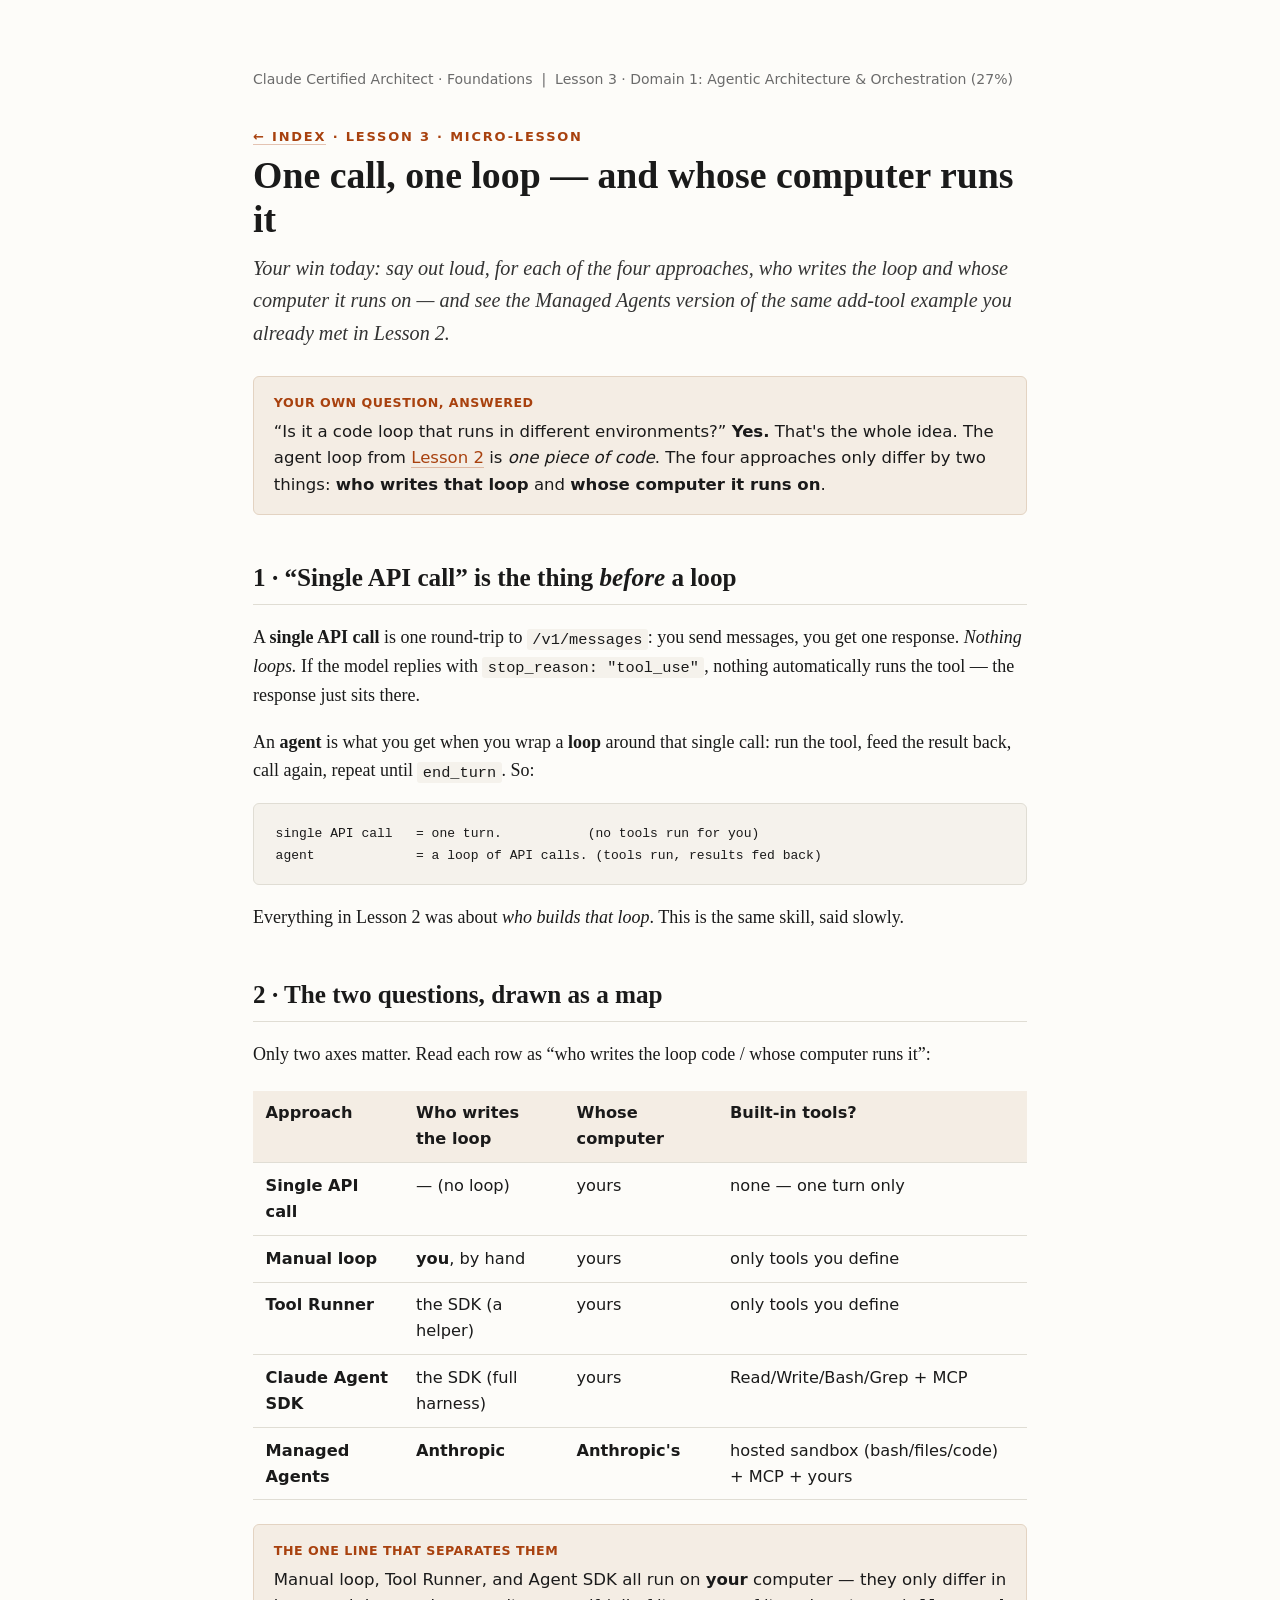
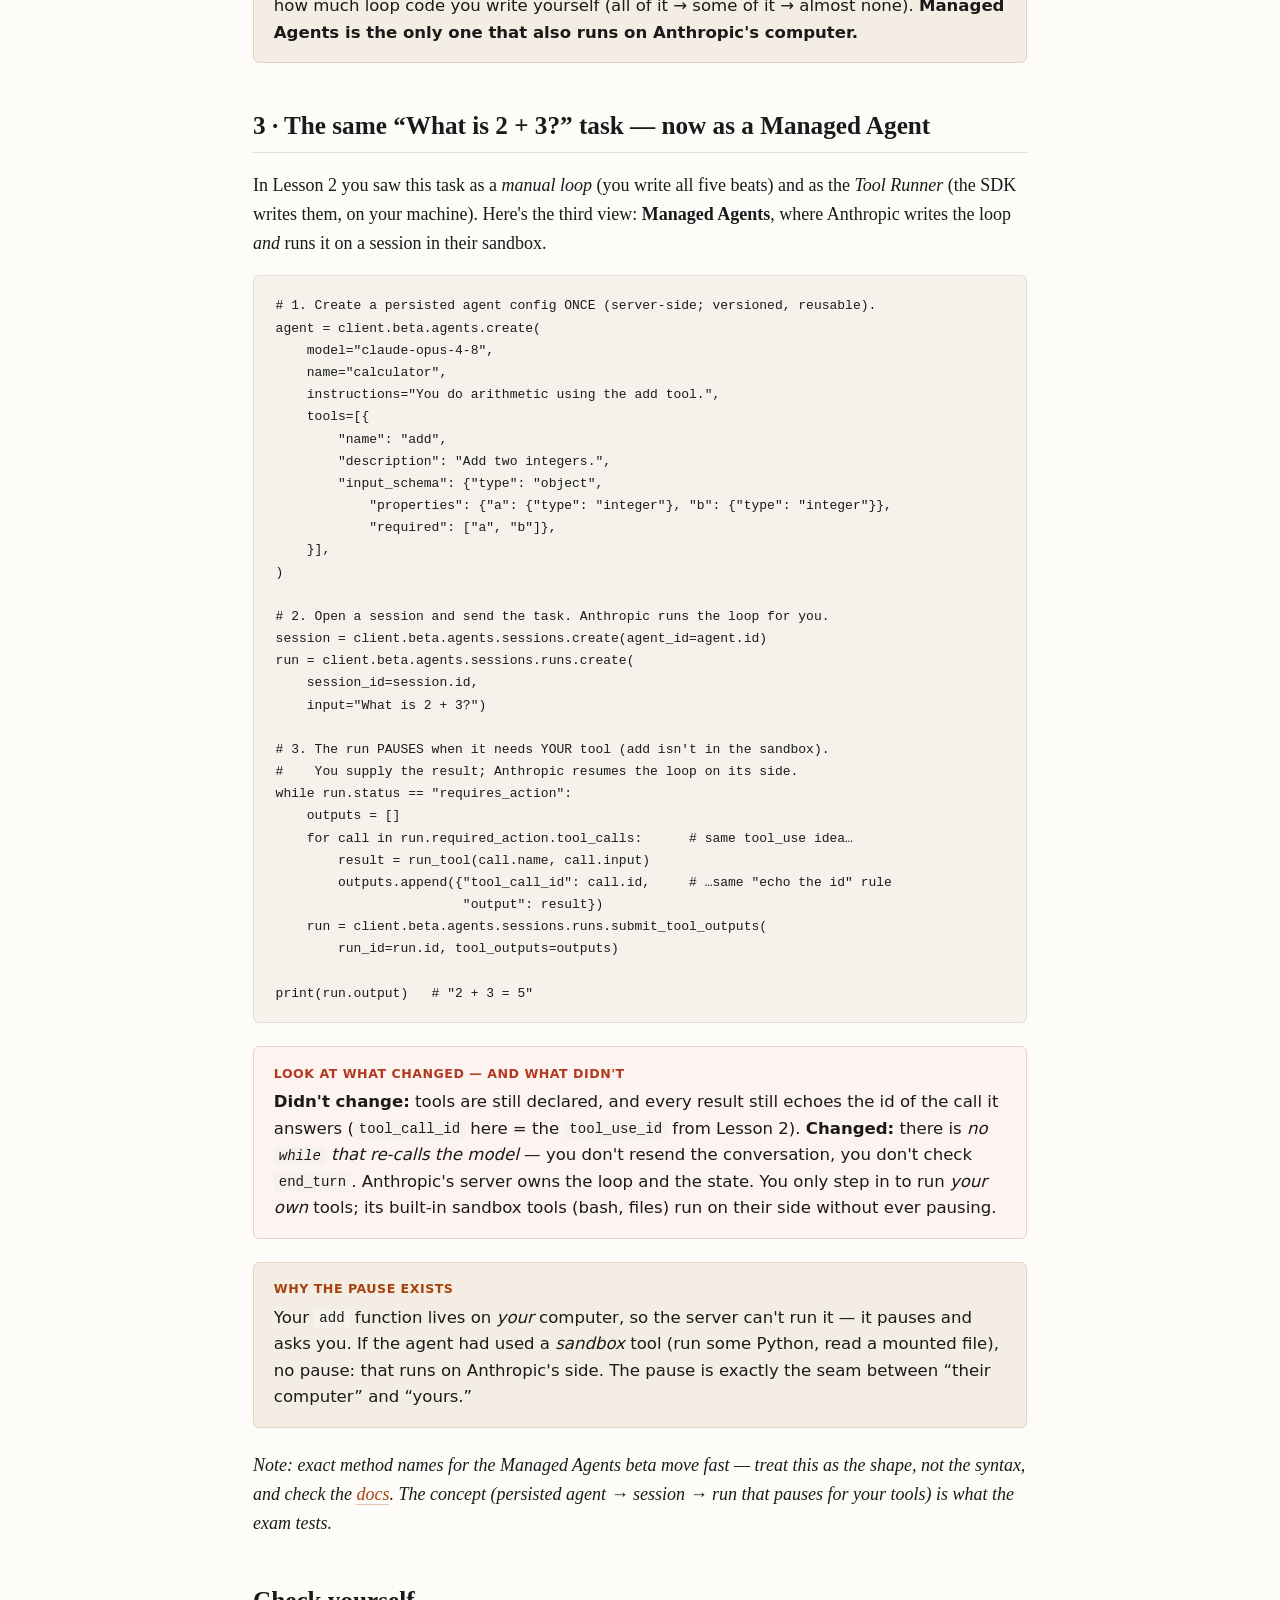
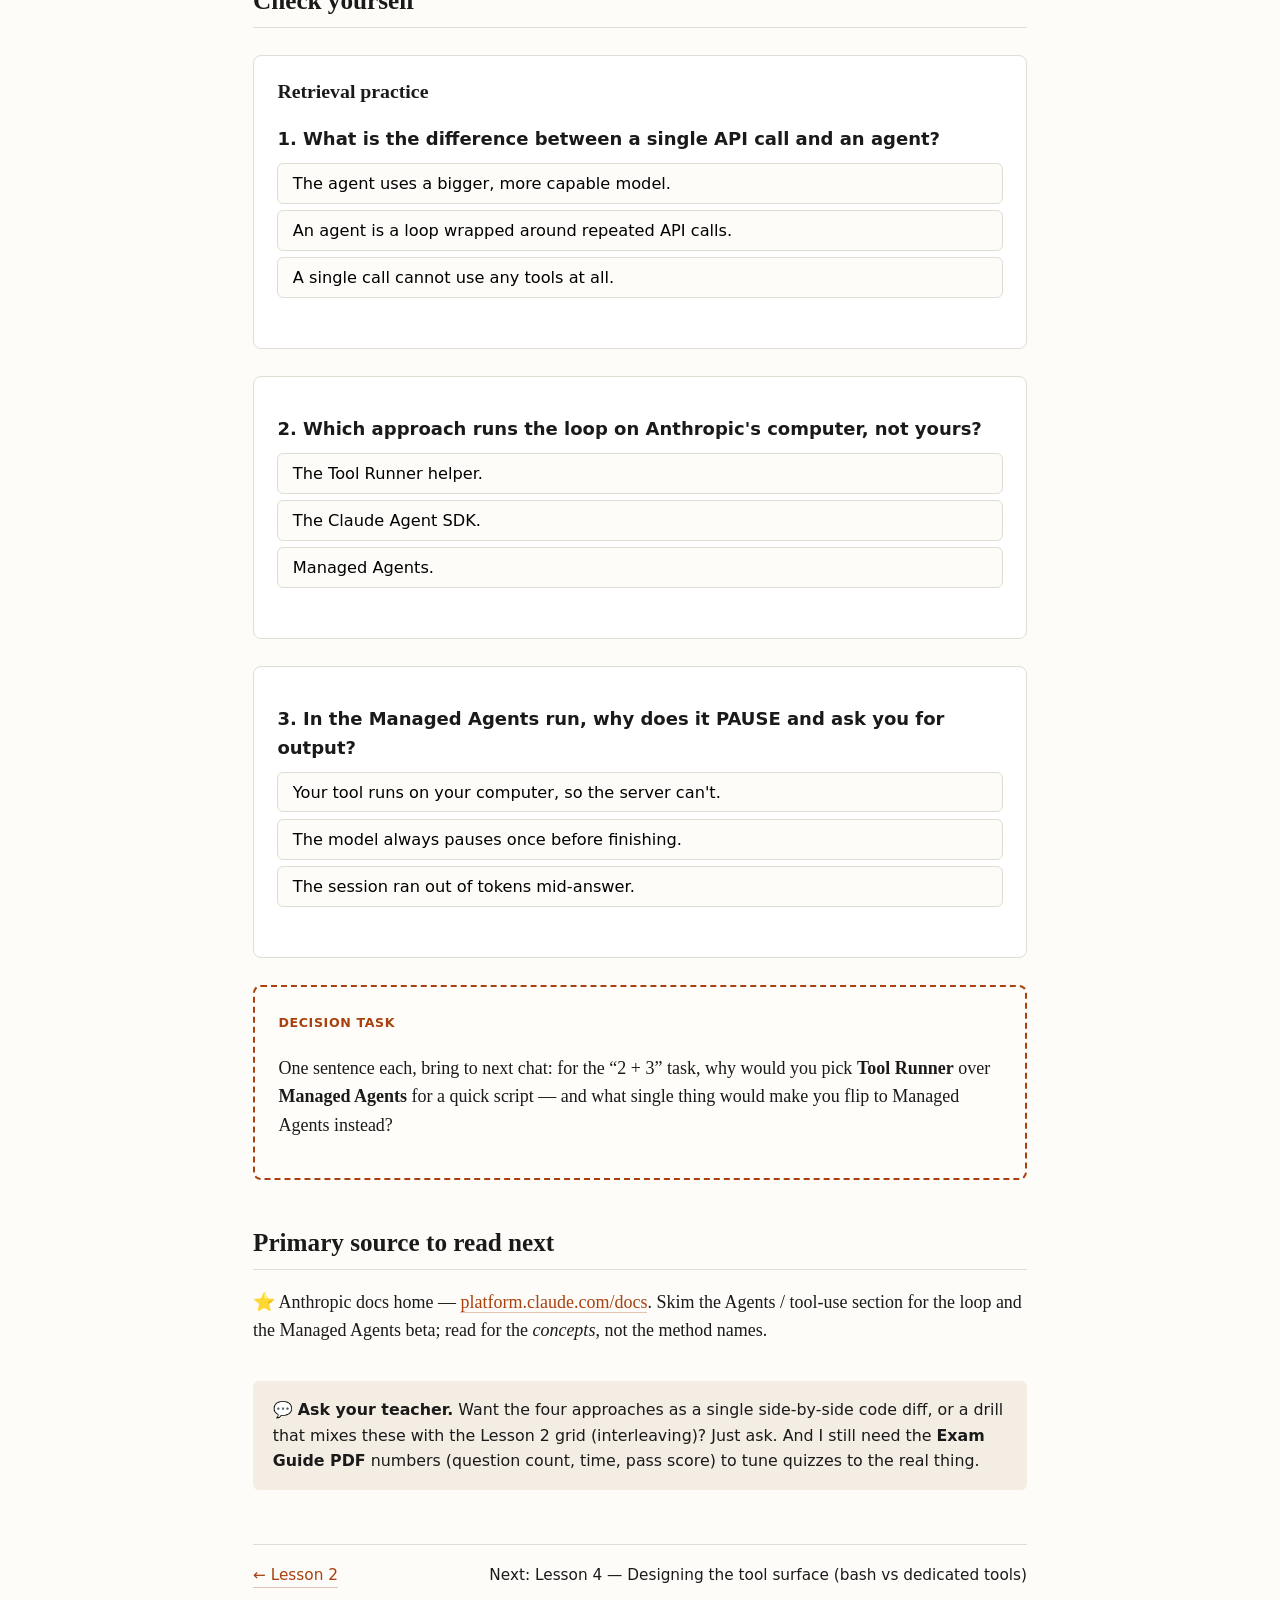
<file: lessons/0003-single-call-to-managed-agents.html>
<!DOCTYPE html>
<html lang="en">

<head>
    <meta charset="utf-8">
    <meta name="viewport" content="width=device-width, initial-scale=1">
    <title>Lesson 3 — One call, one loop, whose computer?</title>
    <link rel="stylesheet" href="../assets/course.css">
</head>

<body>
    <p class="progress">Claude Certified Architect · Foundations &nbsp;|&nbsp; Lesson 3 · Domain 1: Agentic Architecture
        & Orchestration (27%)</p>
    <p class="eyebrow"><a href="../index.html">← Index</a> · Lesson 3 · Micro-lesson</p>
    <h1>One call, one loop — and whose computer runs it</h1>
    <p class="lede">Your win today: say out loud, for each of the four approaches, <em>who writes the loop</em> and
        <em>whose computer it runs on</em> — and see the Managed Agents version of the same add-tool example you
        already met in Lesson 2.</p>

    <div class="callout key"><span class="tag">Your own question, answered</span>
        “Is it a code loop that runs in different environments?” <strong>Yes.</strong> That's the whole idea. The agent
        loop from <a href="0002-the-agent-loop-and-four-build-approaches.html">Lesson 2</a> is <em>one piece of code</em>.
        The four approaches only differ by two things: <strong>who writes that loop</strong> and <strong>whose computer
            it runs on</strong>.</div>

    <h2>1 · “Single API call” is the thing <em>before</em> a loop</h2>
    <p>A <strong>single API call</strong> is one round-trip to <code>/v1/messages</code>: you send messages, you get one
        response. <em>Nothing loops.</em> If the model replies with <code>stop_reason: "tool_use"</code>, nothing
        automatically runs the tool — the response just sits there.</p>
    <p>An <strong>agent</strong> is what you get when you wrap a <strong>loop</strong> around that single call: run the
        tool, feed the result back, call again, repeat until <code>end_turn</code>. So:</p>
    <pre><code>single API call   = one turn.           (no tools run for you)
agent             = a loop of API calls. (tools run, results fed back)</code></pre>
    <p>Everything in Lesson 2 was about <em>who builds that loop</em>. This is the same skill, said slowly.</p>

    <h2>2 · The two questions, drawn as a map</h2>
    <p>Only two axes matter. Read each row as “who writes the loop code / whose computer runs it”:</p>
    <table>
        <tr>
            <th>Approach</th>
            <th>Who writes the loop</th>
            <th>Whose computer</th>
            <th>Built-in tools?</th>
        </tr>
        <tr>
            <td><strong>Single API call</strong></td>
            <td>— (no loop)</td>
            <td>yours</td>
            <td>none — one turn only</td>
        </tr>
        <tr>
            <td><strong>Manual loop</strong></td>
            <td><strong>you</strong>, by hand</td>
            <td>yours</td>
            <td>only tools you define</td>
        </tr>
        <tr>
            <td><strong>Tool Runner</strong></td>
            <td>the SDK (a helper)</td>
            <td>yours</td>
            <td>only tools you define</td>
        </tr>
        <tr>
            <td><strong>Claude Agent SDK</strong></td>
            <td>the SDK (full harness)</td>
            <td>yours</td>
            <td>Read/Write/Bash/Grep + MCP</td>
        </tr>
        <tr>
            <td><strong>Managed Agents</strong></td>
            <td><strong>Anthropic</strong></td>
            <td><strong>Anthropic's</strong></td>
            <td>hosted sandbox (bash/files/code) + MCP + yours</td>
        </tr>
    </table>
    <div class="callout key"><span class="tag">The one line that separates them</span>
        Manual loop, Tool Runner, and Agent SDK all run on <strong>your</strong> computer — they only differ in how much
        loop code you write yourself (all of it → some of it → almost none). <strong>Managed Agents is the only one
            that also runs on Anthropic's computer.</strong></div>

    <h2>3 · The same “What is 2 + 3?” task — now as a Managed Agent</h2>
    <p>In Lesson 2 you saw this task as a <em>manual loop</em> (you write all five beats) and as the <em>Tool
            Runner</em> (the SDK writes them, on your machine). Here's the third view: <strong>Managed Agents</strong>,
        where Anthropic writes the loop <em>and</em> runs it on a session in their sandbox.</p>
    <pre><code># 1. Create a persisted agent config ONCE (server-side; versioned, reusable).
agent = client.beta.agents.create(
    model="claude-opus-4-8",
    name="calculator",
    instructions="You do arithmetic using the add tool.",
    tools=[{
        "name": "add",
        "description": "Add two integers.",
        "input_schema": {"type": "object",
            "properties": {"a": {"type": "integer"}, "b": {"type": "integer"}},
            "required": ["a", "b"]},
    }],
)

# 2. Open a session and send the task. Anthropic runs the loop for you.
session = client.beta.agents.sessions.create(agent_id=agent.id)
run = client.beta.agents.sessions.runs.create(
    session_id=session.id,
    input="What is 2 + 3?")

# 3. The run PAUSES when it needs YOUR tool (add isn't in the sandbox).
#    You supply the result; Anthropic resumes the loop on its side.
while run.status == "requires_action":
    outputs = []
    for call in run.required_action.tool_calls:      # same tool_use idea…
        result = run_tool(call.name, call.input)
        outputs.append({"tool_call_id": call.id,     # …same "echo the id" rule
                        "output": result})
    run = client.beta.agents.sessions.runs.submit_tool_outputs(
        run_id=run.id, tool_outputs=outputs)

print(run.output)   # "2 + 3 = 5"</code></pre>

    <div class="callout trap"><span class="tag">Look at what changed — and what didn't</span>
        <strong>Didn't change:</strong> tools are still declared, and every result still echoes the id of the call it
        answers (<code>tool_call_id</code> here = the <code>tool_use_id</code> from Lesson 2). <strong>Changed:</strong>
        there is <em>no <code>while</code> that re-calls the model</em> — you don't resend the conversation, you don't
        check <code>end_turn</code>. Anthropic's server owns the loop and the state. You only step in to run <em>your
            own</em> tools; its built-in sandbox tools (bash, files) run on their side without ever pausing.</div>

    <div class="callout key"><span class="tag">Why the pause exists</span>
        Your <code>add</code> function lives on <em>your</em> computer, so the server can't run it — it pauses and asks
        you. If the agent had used a <em>sandbox</em> tool (run some Python, read a mounted file), no pause: that runs on
        Anthropic's side. The pause is exactly the seam between “their computer” and “yours.”</div>

    <p class="note"><em>Note: exact method names for the Managed Agents beta move fast — treat this as the shape, not
            the syntax, and check the <a href="https://platform.claude.com/docs">docs</a>. The concept (persisted agent
            → session → run that pauses for your tools) is what the exam tests.</em></p>

    <h2>Check yourself</h2>
    <div class="quiz" data-answer="1"
        data-explain="A single API call is one turn — you get a response and nothing runs your tools. Wrapping a loop around it (run tool, feed back, repeat) is what makes it an agent.">
        <h3>Retrieval practice</h3>
        <div class="q">1. What is the difference between a single API call and an agent?</div>
        <button class="opt">The agent uses a bigger, more capable model.</button>
        <button class="opt">An agent is a loop wrapped around repeated API calls.</button>
        <button class="opt">A single call cannot use any tools at all.</button>
        <div class="feedback"></div>
    </div>
    <div class="quiz" data-answer="2"
        data-explain="Manual loop, Tool Runner, and Agent SDK all run on your infra. Only Managed Agents runs on Anthropic's computer.">
        <div class="q">2. Which approach runs the loop on Anthropic's computer, not yours?</div>
        <button class="opt">The Tool Runner helper.</button>
        <button class="opt">The Claude Agent SDK.</button>
        <button class="opt">Managed Agents.</button>
        <div class="feedback"></div>
    </div>
    <div class="quiz" data-answer="0"
        data-explain="Your own tool runs on your machine, so the server can't execute it — the run pauses and asks you for the output, then resumes. Sandbox tools run server-side with no pause.">
        <div class="q">3. In the Managed Agents run, why does it PAUSE and ask you for output?</div>
        <button class="opt">Your tool runs on your computer, so the server can't.</button>
        <button class="opt">The model always pauses once before finishing.</button>
        <button class="opt">The session ran out of tokens mid-answer.</button>
        <div class="feedback"></div>
    </div>

    <div class="task"><span class="tag">Decision task</span>
        <p>One sentence each, bring to next chat: for the “2 + 3” task, why would you pick <strong>Tool Runner</strong>
            over <strong>Managed Agents</strong> for a quick script — and what single thing would make you flip to
            Managed Agents instead?</p>
    </div>

    <h2>Primary source to read next</h2>
    <p>⭐ Anthropic docs home — <a href="https://platform.claude.com/docs">platform.claude.com/docs</a>. Skim the
        Agents / tool-use section for the loop and the Managed Agents beta; read for the <em>concepts</em>, not the
        method names.</p>

    <div class="ask">💬 <strong>Ask your teacher.</strong> Want the four approaches as a single side-by-side code
        diff, or a drill that mixes these with the Lesson 2 grid (interleaving)? Just ask. And I still need the
        <strong>Exam Guide PDF</strong> numbers (question count, time, pass score) to tune quizzes to the real thing.</div>

    <div class="nav"><a href="0002-the-agent-loop-and-four-build-approaches.html">← Lesson 2</a><span>Next: Lesson 4 —
            Designing the tool surface (bash vs dedicated tools)</span></div>
    <script src="../assets/quiz.js"></script>
</body>

</html>
</file>
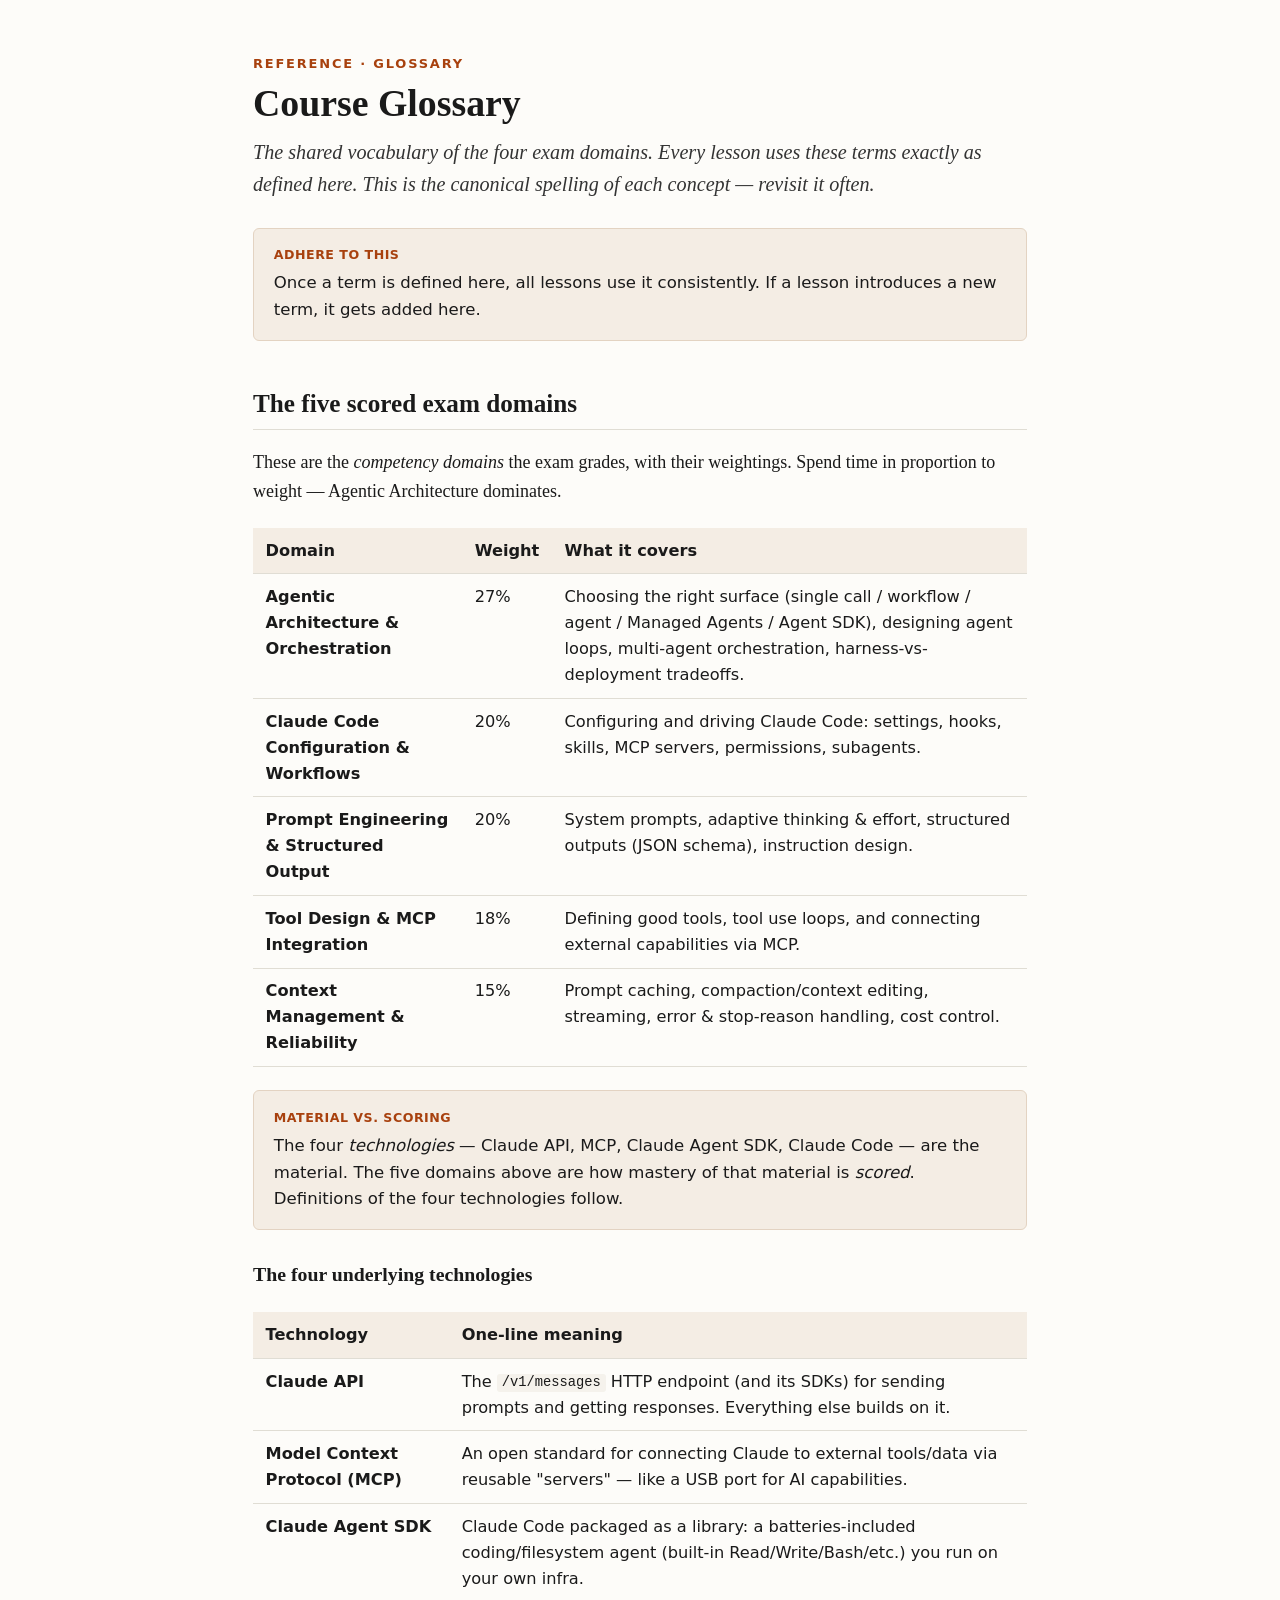
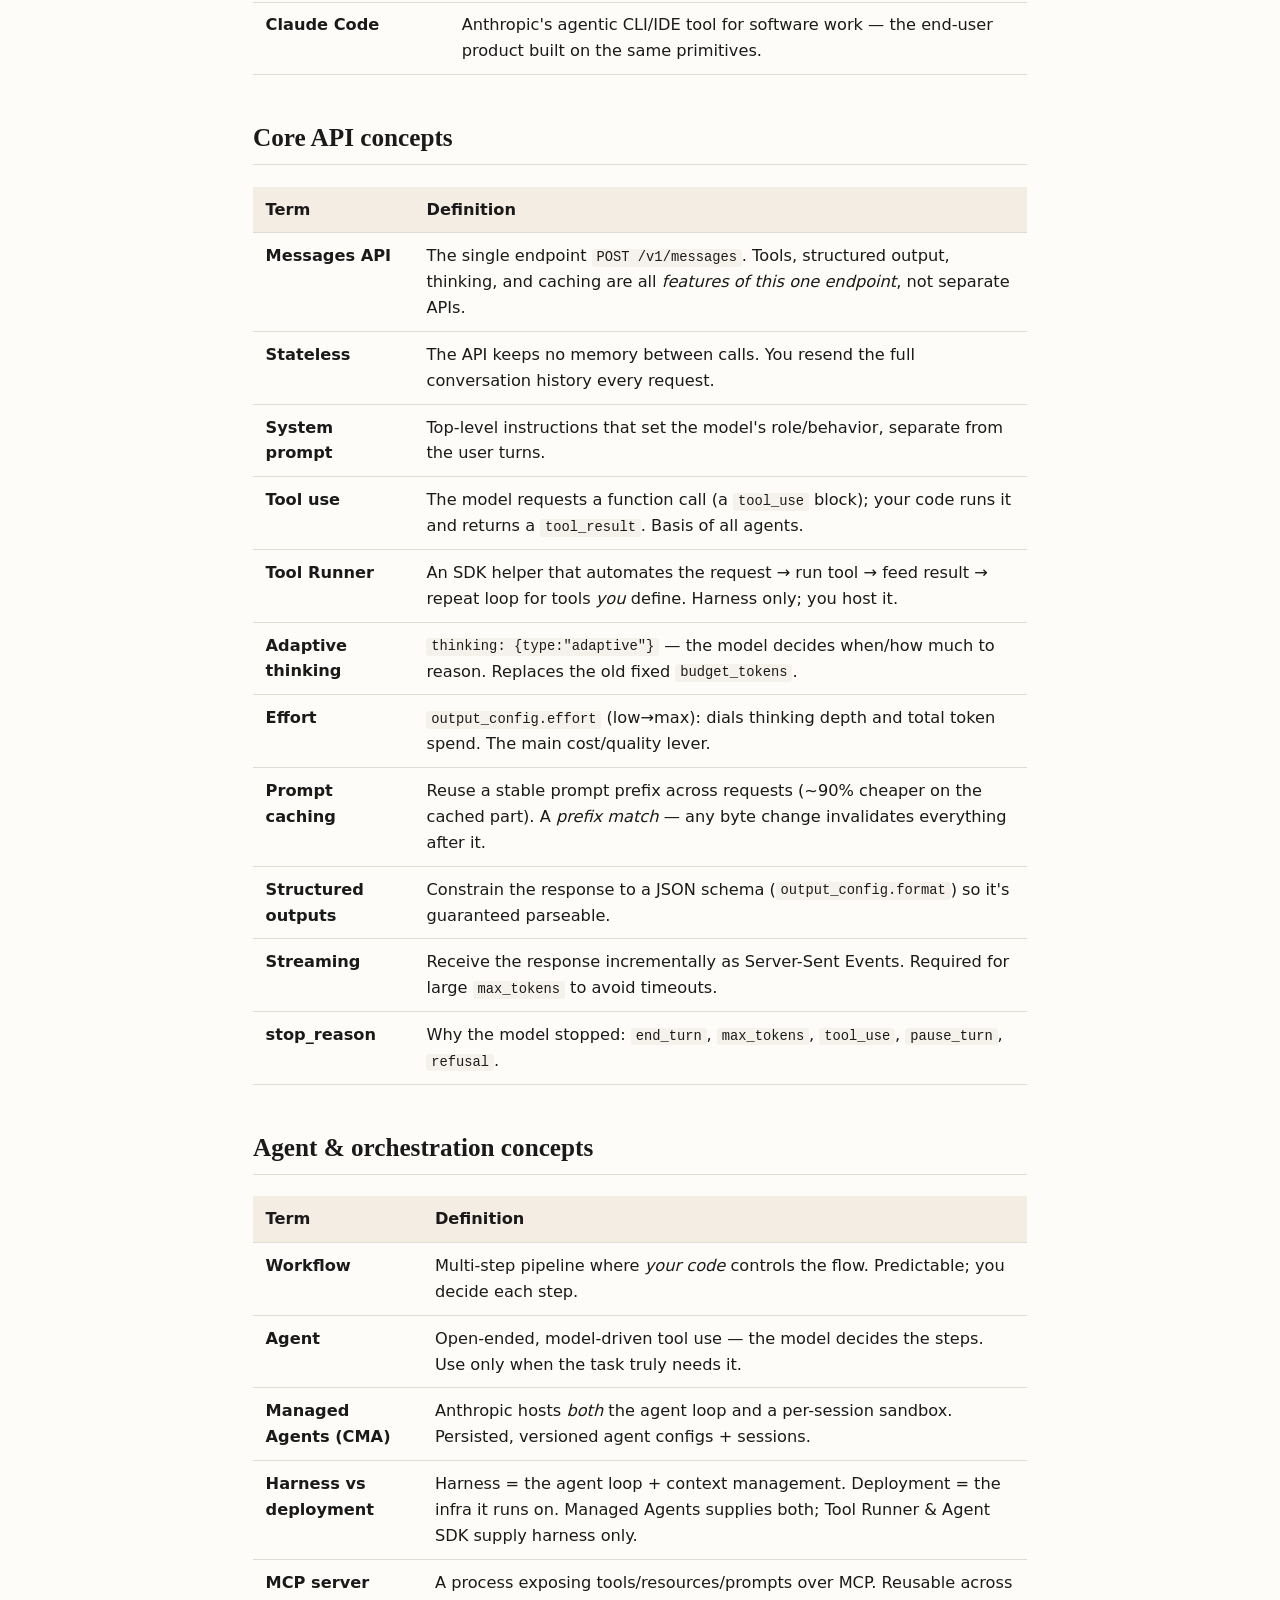
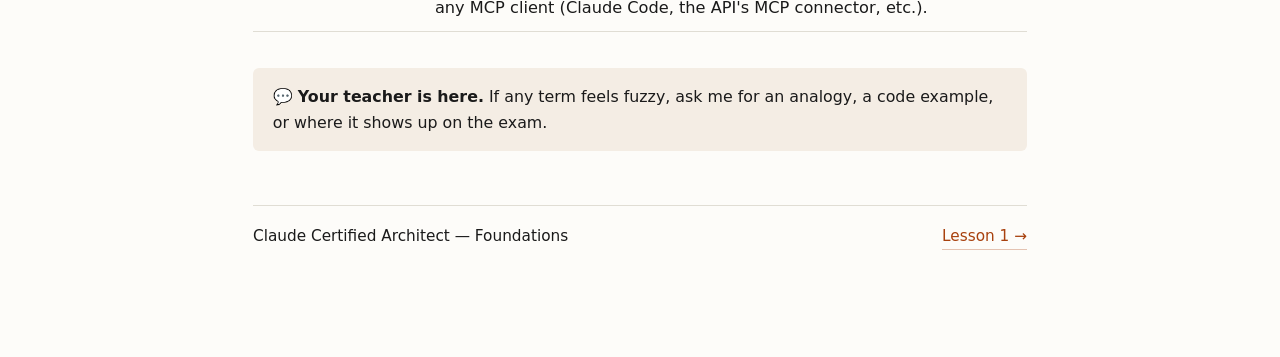
<file: reference/glossary.html>
<!DOCTYPE html>
<html lang="en">
<head>
<meta charset="utf-8">
<meta name="viewport" content="width=device-width, initial-scale=1">
<title>Glossary — Claude Certified Architect</title>
<link rel="stylesheet" href="../assets/course.css">
</head>
<body>
<p class="eyebrow">Reference · Glossary</p>
<h1>Course Glossary</h1>
<p class="lede">The shared vocabulary of the four exam domains. Every lesson uses these terms exactly as defined here. This is the canonical spelling of each concept — revisit it often.</p>

<div class="callout key"><span class="tag">Adhere to this</span>
Once a term is defined here, all lessons use it consistently. If a lesson introduces a new term, it gets added here.</div>

<h2>The five scored exam domains</h2>
<p>These are the <em>competency domains</em> the exam grades, with their weightings. Spend time in proportion to weight — Agentic Architecture dominates.</p>
<table>
<tr><th>Domain</th><th>Weight</th><th>What it covers</th></tr>
<tr><td><strong>Agentic Architecture &amp; Orchestration</strong></td><td>27%</td><td>Choosing the right surface (single call / workflow / agent / Managed Agents / Agent SDK), designing agent loops, multi-agent orchestration, harness-vs-deployment tradeoffs.</td></tr>
<tr><td><strong>Claude Code Configuration &amp; Workflows</strong></td><td>20%</td><td>Configuring and driving Claude Code: settings, hooks, skills, MCP servers, permissions, subagents.</td></tr>
<tr><td><strong>Prompt Engineering &amp; Structured Output</strong></td><td>20%</td><td>System prompts, adaptive thinking &amp; effort, structured outputs (JSON schema), instruction design.</td></tr>
<tr><td><strong>Tool Design &amp; MCP Integration</strong></td><td>18%</td><td>Defining good tools, tool use loops, and connecting external capabilities via MCP.</td></tr>
<tr><td><strong>Context Management &amp; Reliability</strong></td><td>15%</td><td>Prompt caching, compaction/context editing, streaming, error &amp; stop-reason handling, cost control.</td></tr>
</table>

<div class="callout key"><span class="tag">Material vs. scoring</span>
The four <em>technologies</em> — Claude API, MCP, Claude Agent SDK, Claude Code — are the material. The five domains above are how mastery of that material is <em>scored</em>. Definitions of the four technologies follow.</div>

<h3>The four underlying technologies</h3>
<table>
<tr><th>Technology</th><th>One-line meaning</th></tr>
<tr><td><strong>Claude API</strong></td><td>The <code>/v1/messages</code> HTTP endpoint (and its SDKs) for sending prompts and getting responses. Everything else builds on it.</td></tr>
<tr><td><strong>Model Context Protocol (MCP)</strong></td><td>An open standard for connecting Claude to external tools/data via reusable "servers" — like a USB port for AI capabilities.</td></tr>
<tr><td><strong>Claude Agent SDK</strong></td><td>Claude Code packaged as a library: a batteries-included coding/filesystem agent (built-in Read/Write/Bash/etc.) you run on your own infra.</td></tr>
<tr><td><strong>Claude Code</strong></td><td>Anthropic's agentic CLI/IDE tool for software work — the end-user product built on the same primitives.</td></tr>
</table>

<h2>Core API concepts</h2>
<table>
<tr><th>Term</th><th>Definition</th></tr>
<tr><td><strong>Messages API</strong></td><td>The single endpoint <code>POST /v1/messages</code>. Tools, structured output, thinking, and caching are all <em>features of this one endpoint</em>, not separate APIs.</td></tr>
<tr><td><strong>Stateless</strong></td><td>The API keeps no memory between calls. You resend the full conversation history every request.</td></tr>
<tr><td><strong>System prompt</strong></td><td>Top-level instructions that set the model's role/behavior, separate from the user turns.</td></tr>
<tr><td><strong>Tool use</strong></td><td>The model requests a function call (a <code>tool_use</code> block); your code runs it and returns a <code>tool_result</code>. Basis of all agents.</td></tr>
<tr><td><strong>Tool Runner</strong></td><td>An SDK helper that automates the request → run tool → feed result → repeat loop for tools <em>you</em> define. Harness only; you host it.</td></tr>
<tr><td><strong>Adaptive thinking</strong></td><td><code>thinking: {type:"adaptive"}</code> — the model decides when/how much to reason. Replaces the old fixed <code>budget_tokens</code>.</td></tr>
<tr><td><strong>Effort</strong></td><td><code>output_config.effort</code> (low→max): dials thinking depth and total token spend. The main cost/quality lever.</td></tr>
<tr><td><strong>Prompt caching</strong></td><td>Reuse a stable prompt prefix across requests (~90% cheaper on the cached part). A <em>prefix match</em> — any byte change invalidates everything after it.</td></tr>
<tr><td><strong>Structured outputs</strong></td><td>Constrain the response to a JSON schema (<code>output_config.format</code>) so it's guaranteed parseable.</td></tr>
<tr><td><strong>Streaming</strong></td><td>Receive the response incrementally as Server-Sent Events. Required for large <code>max_tokens</code> to avoid timeouts.</td></tr>
<tr><td><strong>stop_reason</strong></td><td>Why the model stopped: <code>end_turn</code>, <code>max_tokens</code>, <code>tool_use</code>, <code>pause_turn</code>, <code>refusal</code>.</td></tr>
</table>

<h2>Agent & orchestration concepts</h2>
<table>
<tr><th>Term</th><th>Definition</th></tr>
<tr><td><strong>Workflow</strong></td><td>Multi-step pipeline where <em>your code</em> controls the flow. Predictable; you decide each step.</td></tr>
<tr><td><strong>Agent</strong></td><td>Open-ended, model-driven tool use — the model decides the steps. Use only when the task truly needs it.</td></tr>
<tr><td><strong>Managed Agents (CMA)</strong></td><td>Anthropic hosts <em>both</em> the agent loop and a per-session sandbox. Persisted, versioned agent configs + sessions.</td></tr>
<tr><td><strong>Harness vs deployment</strong></td><td>Harness = the agent loop + context management. Deployment = the infra it runs on. Managed Agents supplies both; Tool Runner & Agent SDK supply harness only.</td></tr>
<tr><td><strong>MCP server</strong></td><td>A process exposing tools/resources/prompts over MCP. Reusable across any MCP client (Claude Code, the API's MCP connector, etc.).</td></tr>
</table>

<div class="ask">💬 <strong>Your teacher is here.</strong> If any term feels fuzzy, ask me for an analogy, a code example, or where it shows up on the exam.</div>

<div class="nav"><span>Claude Certified Architect — Foundations</span><a href="../lessons/0001-the-exam-and-the-four-domains.html">Lesson 1 →</a></div>
</body>
</html>
</file>
<file: assets/course.css>
/* Shared stylesheet for the Claude Certified Architect course.
   Tufte-inspired: generous margins, serif body, restrained palette.
   Every lesson and reference doc links this so the course reads as one system. */

:root {
  --ink: #1a1a1a;
  --paper: #fdfcf9;
  --muted: #6b6b6b;
  --rule: #e0ddd4;
  --accent: #a8410e;      /* terracotta — used sparingly for emphasis */
  --accent-soft: #f4ede4;
  --code-bg: #f5f2ec;
  --ok: #2f6b3c;
  --warn: #9a6a00;
  --maxw: 46rem;
}

* { box-sizing: border-box; }

html { font-size: 18px; }

body {
  margin: 0 auto;
  max-width: var(--maxw);
  padding: 3rem 1.5rem 6rem;
  background: var(--paper);
  color: var(--ink);
  font-family: Georgia, "Iowan Old Style", "Palatino Linotype", serif;
  line-height: 1.6;
  -webkit-font-smoothing: antialiased;
}

.eyebrow {
  font-family: -apple-system, "Segoe UI", system-ui, sans-serif;
  font-size: 0.72rem;
  letter-spacing: 0.14em;
  text-transform: uppercase;
  color: var(--accent);
  font-weight: 600;
  margin: 0 0 0.4rem;
}

h1 { font-size: 2.1rem; line-height: 1.15; margin: 0 0 0.6rem; }
h2 { font-size: 1.4rem; margin: 2.4rem 0 0.6rem; border-bottom: 1px solid var(--rule); padding-bottom: 0.3rem; }
h3 { font-size: 1.1rem; margin: 1.6rem 0 0.4rem; }

.lede { font-size: 1.12rem; color: #333; font-style: italic; margin: 0 0 1.5rem; }

a { color: var(--accent); text-decoration: none; border-bottom: 1px solid rgba(168,65,14,0.3); }
a:hover { border-bottom-color: var(--accent); }

code, pre, kbd { font-family: "SF Mono", "JetBrains Mono", Menlo, Consolas, monospace; font-size: 0.85em; }
code { background: var(--code-bg); padding: 0.1em 0.35em; border-radius: 3px; }
pre { background: var(--code-bg); padding: 1rem 1.2rem; border-radius: 6px; overflow-x: auto; border: 1px solid var(--rule); line-height: 1.45; }
pre code { background: none; padding: 0; }

blockquote { border-left: 3px solid var(--accent); margin: 1.2rem 0; padding: 0.2rem 1.2rem; color: #444; }

table { border-collapse: collapse; width: 100%; margin: 1.2rem 0; font-family: -apple-system, "Segoe UI", system-ui, sans-serif; font-size: 0.9rem; }
th, td { text-align: left; padding: 0.55rem 0.7rem; border-bottom: 1px solid var(--rule); vertical-align: top; }
th { background: var(--accent-soft); font-weight: 600; }

/* Callouts */
.callout { border-radius: 6px; padding: 0.9rem 1.1rem; margin: 1.3rem 0; font-family: -apple-system, system-ui, sans-serif; font-size: 0.92rem; }
.callout .tag { font-weight: 700; letter-spacing: 0.04em; text-transform: uppercase; font-size: 0.7rem; display: block; margin-bottom: 0.3rem; }
.callout.key { background: var(--accent-soft); border: 1px solid #e3d3c2; }
.callout.key .tag { color: var(--accent); }
.callout.trap { background: #fdf3f1; border: 1px solid #f0d0c8; }
.callout.trap .tag { color: #b23a1e; }
.callout.tip { background: #eef6ef; border: 1px solid #cfe4d2; }
.callout.tip .tag { color: var(--ok); }

/* Quiz widget styling (paired with assets/quiz.js) */
.quiz { border: 1px solid var(--rule); border-radius: 8px; padding: 1.1rem 1.3rem; margin: 1.5rem 0; background: #fff; }
.quiz h3 { margin-top: 0; }
.quiz .q { font-weight: 600; margin: 1rem 0 0.5rem; font-family: -apple-system, system-ui, sans-serif; }
.quiz .opt { display: block; width: 100%; text-align: left; margin: 0.35rem 0; padding: 0.55rem 0.8rem;
  border: 1px solid var(--rule); border-radius: 6px; background: var(--paper); cursor: pointer;
  font-family: -apple-system, system-ui, sans-serif; font-size: 0.9rem; transition: background 0.15s; }
.quiz .opt:hover { background: var(--accent-soft); }
.quiz .opt.correct { background: #e5f2e8; border-color: var(--ok); }
.quiz .opt.wrong { background: #fbe9e6; border-color: #b23a1e; }
.quiz .feedback { font-family: -apple-system, system-ui, sans-serif; font-size: 0.85rem; margin-top: 0.5rem; color: var(--muted); min-height: 1.2rem; }
.quiz .fb.show { color: var(--ink); }

/* Decision-task card */
.task { border: 2px dashed var(--accent); border-radius: 8px; padding: 1.1rem 1.3rem; margin: 1.5rem 0; background: #fffdfa; }
.task .tag { font-family: -apple-system, system-ui, sans-serif; font-weight: 700; text-transform: uppercase; font-size: 0.7rem; letter-spacing: 0.05em; color: var(--accent); }

/* Footer nav */
.nav { display: flex; justify-content: space-between; margin-top: 3rem; padding-top: 1rem; border-top: 1px solid var(--rule); font-family: -apple-system, system-ui, sans-serif; font-size: 0.85rem; }
.ask { margin-top: 2rem; padding: 0.9rem 1.1rem; background: var(--accent-soft); border-radius: 6px; font-family: -apple-system, system-ui, sans-serif; font-size: 0.88rem; }

.progress { font-family: -apple-system, system-ui, sans-serif; font-size: 0.78rem; color: var(--muted); margin-bottom: 2rem; }
</file>
